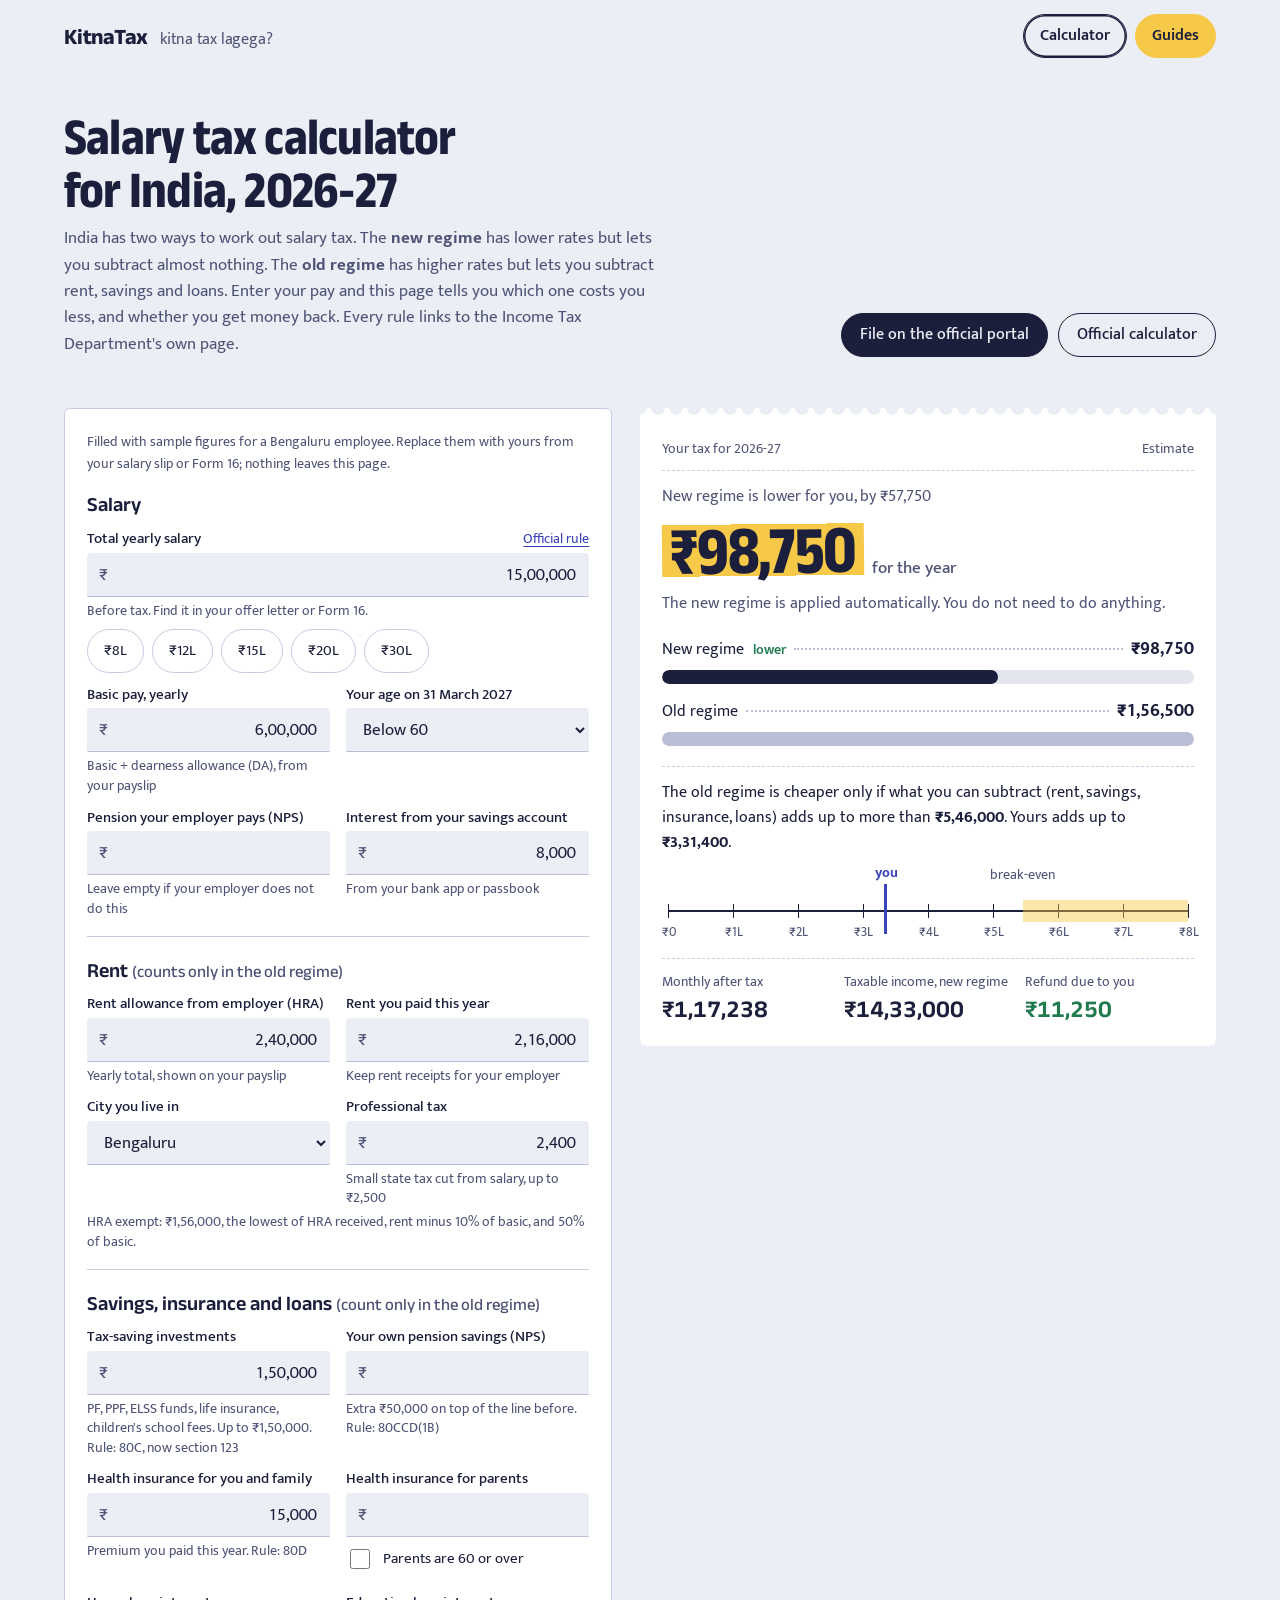
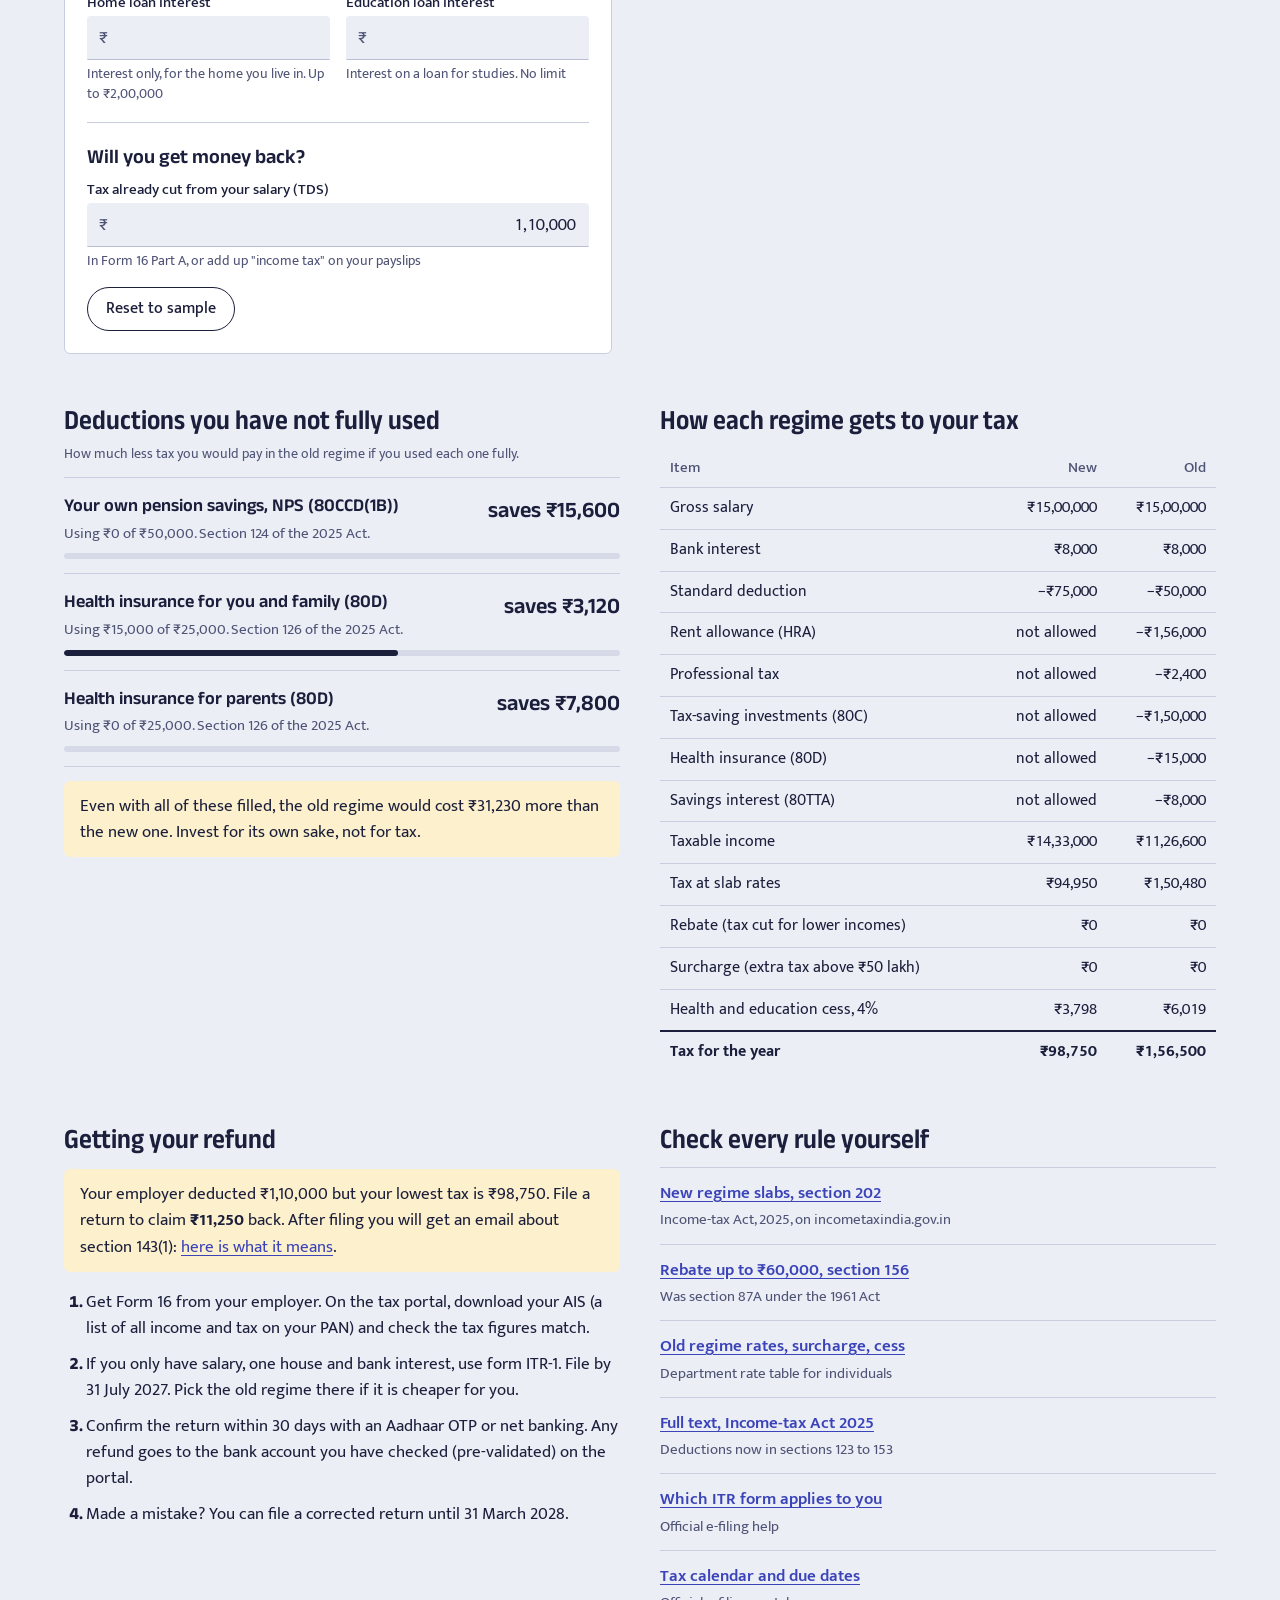
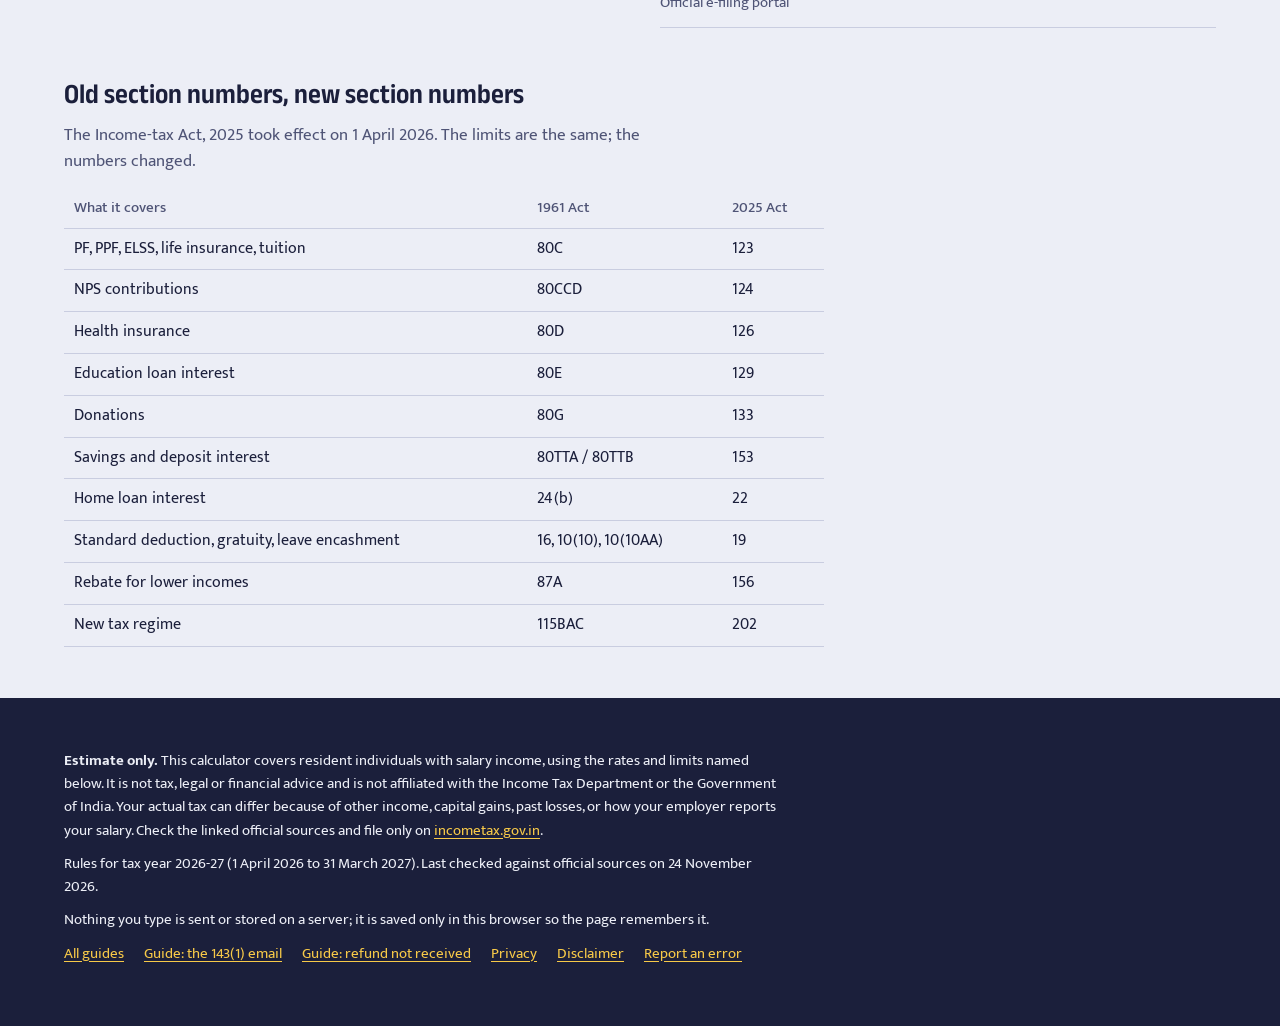
<file: index.html>
<!DOCTYPE html>
<html lang="en-IN">
<head>
<meta charset="utf-8">
<meta name="viewport" content="width=device-width, initial-scale=1">
<title>KitnaTax: salary tax calculator 2026-27</title>
<meta name="description" content="Income tax calculator for salaried people in India, tax year 2026-27. Compare old and new regime, find deductions you are missing, check your refund. Every rule linked to the official source.">
<link rel="canonical" href="https://kitnatax.pages.dev/">
<link rel="icon" href="assets/favicon.svg" type="image/svg+xml">
<meta name="theme-color" content="#1b1f3b">
<meta property="og:type" content="website">
<meta property="og:site_name" content="KitnaTax">
<meta property="og:title" content="Salary tax calculator for India, 2026-27: old vs new regime">
<meta property="og:description" content="Which regime costs you less, which deductions you are missing, and whether you get a refund. Every rule linked to the official source.">
<meta property="og:url" content="https://kitnatax.pages.dev/">
<meta name="twitter:card" content="summary">
<meta name="google-site-verification" content="PX50-z2NFV4FYnvpoZvZUTOFIFZAPVyqTDfBxcymm_M">
<script type="application/ld+json">{"@context":"https://schema.org","@type":"WebApplication","name":"KitnaTax","url":"https://kitnatax.pages.dev/","applicationCategory":"FinanceApplication","operatingSystem":"Any","offers":{"@type":"Offer","price":"0","priceCurrency":"INR"},"description":"Income tax calculator for salaried people in India: old vs new regime, deductions, refund check."}</script>
<link rel="preload" href="assets/fonts/mukta-latin-400-normal.woff2" as="font" type="font/woff2" crossorigin>
<link rel="stylesheet" href="assets/fonts.css">
<style>
/* VOICE work: a money tool for Indian salaried people, exact and calm
   IDEA a salary slip: the live result is printed as a payslip with a perforated edge, dotted leaders and one highlighter stroke
   PICTURE the slip comparing both regimes, plus the break-even ruler showing where your deductions sit
   COLOUR lavender-grey ground (the ₹100 note), white slip, indigo ink, ₹200-note yellow as the single highlighter
   TYPE Anek Latin (Ek Type, Mumbai) for headings and figures, Mukta (Ek Type) for text
   LAYOUT laptop: inputs left, slip right and sticky; phone: title, slip, inputs */
:root{color-scheme:light dark;--bg:light-dark(#eceef6,#151729);--ink:light-dark(#1b1f3b,#e8e9f4);--panel:light-dark(#ffffff,#1f2238);--line:light-dark(#c9cde0,#373b5c);--mute:light-dark(#4f5476,#a9adc9);--hl:light-dark(#f7c948,#c99a12);--hlInk:#1b1f3b;--accInk:light-dark(#3a43b8,#a9b0ff);--quiet:light-dark(#b9bdd6,#4a4f75);--good:light-dark(#1f7a4d,#6fd3a0);--bad:light-dark(#b3261e,#ff8f86)}
:root[data-theme=light]{color-scheme:light}:root[data-theme=dark]{color-scheme:dark}
*{box-sizing:border-box;min-width:0}
html{scroll-padding-top:24px}
body{margin:0;background:var(--bg);color:var(--ink);font:17px/1.55 Mukta,"Anek Latin",system-ui,-apple-system,"Segoe UI",sans-serif;overflow-x:clip}
a{color:var(--accInk);text-underline-offset:3px}
.band{padding:clamp(24px,4vw,56px) max(5vw,16px)}
.wrap{max-width:1240px;margin:0 auto}
header.band{padding-bottom:0}
h1,h2,h3,.big,.figs b,.opp .amt,legend{font-family:"Anek Latin",Mukta,"Anek Latin",system-ui,sans-serif}
.brand{font-family:"Anek Latin",Mukta,sans-serif;font-weight:700;font-size:22px;margin:0 0 14px;letter-spacing:-.01em}
.brand span{font-family:Mukta,sans-serif;font-weight:400;font-size:16px;color:var(--mute);margin-left:8px}
h1{font-size:clamp(34px,4.6vw,52px);font-weight:700;font-stretch:88%;line-height:1.02;letter-spacing:-.015em;margin:0 0 10px;text-wrap:balance;max-width:16ch}
h2{font-size:28px;font-weight:600;font-stretch:90%;line-height:1.1;margin:0 0 12px;text-wrap:balance}
h3{font-size:18px;font-weight:600;margin:0 0 2px}
.lede{max-width:60ch;margin:0;color:var(--mute)}
.top{display:flex;flex-wrap:wrap;justify-content:space-between;align-items:end;gap:16px 32px}
.portal{display:flex;flex-wrap:wrap;gap:10px}
.btn{display:inline-flex;align-items:center;min-height:44px;padding:0 18px;border-radius:22px;border:1.5px solid var(--ink);color:var(--ink);text-decoration:none;font:500 16px Mukta,"Anek Latin",system-ui,sans-serif;background:transparent;cursor:pointer}
.btn.solid{background:var(--ink);color:var(--bg)}
.btn:hover{background:color-mix(in srgb,var(--ink) 8%,transparent)}
.btn.solid:hover{background:color-mix(in srgb,var(--ink) 85%,var(--bg))}
.btn:focus-visible,input:focus-visible,select:focus-visible,a:focus-visible,button:focus-visible{outline:3px solid var(--accInk);outline-offset:2px}
.tool{display:grid;grid-template-columns:minmax(0,1fr) minmax(0,1.05fr);gap:28px;align-items:start}
.panel{background:var(--panel);border-radius:6px;padding:22px}
form.panel{border:1px solid var(--line)}
fieldset{border:0;margin:0 0 18px;padding:0 0 18px;border-bottom:1px solid var(--line)}
fieldset:last-of-type{border-bottom:0;margin-bottom:0;padding-bottom:0}
legend{font-weight:600;font-size:20px;padding:0;margin-bottom:8px}
.grid2{display:grid;grid-template-columns:repeat(2,minmax(0,1fr));gap:12px 16px}
label{display:block;font-size:15px;font-weight:500;line-height:1.3}
.lab{display:flex;justify-content:space-between;gap:8px;align-items:baseline}
.lab a{font-size:14px;font-weight:400;white-space:nowrap}
.field{position:relative;margin-top:4px}
.field span{position:absolute;left:12px;top:50%;transform:translateY(-50%);color:var(--mute)}
input[type=text],select{width:100%;min-height:44px;font:17px Mukta,"Anek Latin",system-ui,sans-serif;color:var(--ink);background:var(--bg);border:1px solid transparent;border-bottom:1.5px solid var(--quiet);border-radius:4px 4px 0 0;padding:6px 12px;font-variant-numeric:tabular-nums}
input[type=text]:hover,select:hover{border-bottom-color:var(--ink)}
.field input{padding-left:28px;text-align:right}
.hint{font-size:14px;color:var(--mute);margin:4px 0 0;line-height:1.4}
.presets{display:flex;flex-wrap:wrap;gap:8px;margin-top:8px}
.presets button{min-height:44px;padding:0 16px;border-radius:22px;border:1px solid var(--line);background:transparent;color:var(--ink);font:15px Mukta,"Anek Latin",system-ui,sans-serif;cursor:pointer}
.presets button:hover{border-color:var(--ink)}
.check{display:flex;gap:10px;align-items:center;min-height:44px;font-size:15px;font-weight:400}
.check input{width:20px;height:20px;accent-color:var(--ink)}
.sample{font-size:14px;color:var(--mute);margin:0 0 14px}
.readout{position:sticky;top:16px;padding-top:30px;filter:drop-shadow(0 1px 0 var(--line)) drop-shadow(0 10px 24px color-mix(in srgb,var(--ink) 10%,transparent));-webkit-mask:radial-gradient(circle 7px at 9px 0,transparent 6.5px,#000 7px) -9px 0/18px 100% repeat-x;mask:radial-gradient(circle 7px at 9px 0,transparent 6.5px,#000 7px) -9px 0/18px 100% repeat-x}
.slipHead{display:flex;justify-content:space-between;gap:12px;font-size:14px;color:var(--mute);border-bottom:1.5px dashed var(--line);padding-bottom:10px;margin-bottom:14px}
.verdict{font-size:16px;color:var(--mute);margin:0}
.big{font-size:clamp(40px,6vw,68px);font-weight:700;font-stretch:85%;line-height:1;letter-spacing:-.02em;margin:6px 0 8px;white-space:nowrap}
.big .mark{background:linear-gradient(transparent 12%,var(--hl) 12%,var(--hl) 88%,transparent 88%);color:var(--hlInk);padding:0 .12em;border-radius:3px;-webkit-box-decoration-break:clone;box-decoration-break:clone;transform:rotate(-.6deg);display:inline-block}
.big small{font:500 17px Mukta,"Anek Latin",system-ui,sans-serif;letter-spacing:0;color:var(--mute);margin-left:8px}
.bars{margin:20px 0 6px;display:grid;gap:14px}
.bar .row{display:flex;align-items:baseline;gap:8px;font-size:16px;margin-bottom:6px}
.bar .row span{white-space:nowrap}
.bar .row::after{content:"";order:1;flex:1;border-bottom:2px dotted var(--quiet);transform:translateY(-4px)}
.bar b{order:2;white-space:nowrap;font-variant-numeric:tabular-nums;font-size:18px}
.track{height:14px;background:color-mix(in srgb,var(--line) 50%,transparent);border-radius:7px;overflow:hidden}
.fill{height:100%;background:var(--quiet);border-radius:7px;transition:width .4s cubic-bezier(.2,.7,.2,1)}
.bar.win .fill{background:var(--ink)}
.bar.win .row span::after{content:" lower";font-size:14px;color:var(--good);font-weight:600;margin-left:6px}
.figs{display:grid;grid-template-columns:repeat(auto-fit,minmax(9em,1fr));gap:12px;margin-top:18px;padding-top:14px;border-top:1.5px dashed var(--line)}
.figs div{font-size:14px;color:var(--mute);line-height:1.3}
.figs b{display:block;font-size:24px;font-weight:600;color:var(--ink);white-space:nowrap;font-variant-numeric:tabular-nums;margin-top:2px}
.figs b.pos{color:var(--good)}
.figs b.neg{color:var(--bad)}
.scale{margin-top:20px;padding-top:14px;border-top:1.5px dashed var(--line)}
.scale p{margin:0 0 34px;font-size:16px}
.ruler{position:relative;height:44px;margin:0 6px 24px}
.ruler .base{position:absolute;left:0;right:0;top:20px;height:2px;background:var(--ink)}
.ruler .tick{position:absolute;top:14px;width:1px;height:14px;background:var(--ink)}
.ruler .tick i{position:absolute;top:18px;left:50%;transform:translateX(-50%);font-style:normal;font-size:13px;color:var(--mute);white-space:nowrap}
.ruler .zone{position:absolute;top:10px;height:22px;background:color-mix(in srgb,var(--hl) 45%,transparent)}
.ruler .you{position:absolute;top:-6px;width:0;height:50px;border-left:3px solid var(--accInk);transition:left .4s cubic-bezier(.2,.7,.2,1)}
.ruler .you i{position:absolute;top:-22px;left:0;transform:translateX(-50%);font-style:normal;font-size:14px;font-weight:700;color:var(--accInk);white-space:nowrap}
.ruler .be{position:absolute;top:-26px;font-size:14px;color:var(--mute);white-space:nowrap;transform:translateX(-50%)}
table{width:100%;border-collapse:collapse;font-size:16px}
th,td{padding:8px 10px;border-bottom:1px solid var(--line);text-align:left;vertical-align:top}
th{font-weight:500;color:var(--mute);font-size:15px}
td.n,th.n{text-align:right;white-space:nowrap;font-variant-numeric:tabular-nums}
tr.tot td{font-weight:700;border-top:2px solid var(--ink);border-bottom:0}
.scroll{overflow-x:auto}
.cols{display:grid;grid-template-columns:repeat(2,minmax(0,1fr));gap:40px}
.opps{display:grid;border-top:1px solid var(--line)}
.opp{display:grid;grid-template-columns:minmax(0,1fr) auto;gap:4px 16px;padding:14px 0;border-bottom:1px solid var(--line)}
.opp .amt{font-weight:600;font-size:22px;white-space:nowrap;text-align:right}
.opp p{margin:0;font-size:15px;color:var(--mute)}
.meter{grid-column:1/-1;height:6px;background:color-mix(in srgb,var(--line) 60%,transparent);border-radius:3px;overflow:hidden;margin-top:4px}
.meter i{display:block;height:100%;background:var(--ink);border-radius:3px}
.note{padding:12px 16px;background:color-mix(in srgb,var(--hl) 28%,var(--panel));border-radius:6px;margin:14px 0 16px}
.links{display:grid;padding:0;margin:0;list-style:none;border-top:1px solid var(--line)}
.links li{padding:12px 0;border-bottom:1px solid var(--line)}
.links a{font-weight:600}
.links p{margin:2px 0 0;font-size:15px;color:var(--mute)}
ol.steps{padding-left:22px;margin:0}
ol.steps li{margin-bottom:8px}
ol.steps li::marker{font-family:"Anek Latin",sans-serif;font-weight:700}
.dark{background:#1b1f3b;color:#eceef6}
.dark a{color:#f7c948}
.dark p{max-width:80ch;font-size:15px;margin:0 0 10px}
footer{font-size:15px}
.foot{display:flex;flex-wrap:wrap;gap:8px 20px}
.stale{background:var(--hl);color:var(--hlInk);padding:12px max(5vw,16px);font-size:16px;font-weight:500}
.stale a{color:var(--hlInk)}
.dark .foot a{color:#f7c948}
@media(max-width:900px){.tool{grid-template-columns:minmax(0,1fr)}.readout{position:static;order:-1}.cols{grid-template-columns:minmax(0,1fr);gap:32px}}
@media(max-width:600px){.grid2{grid-template-columns:minmax(0,1fr)}.panel{padding:16px}.readout{padding-top:26px}table{font-size:14px}th,td{padding:6px 4px}.ruler .tick:nth-of-type(even) i{display:none}}
@media(prefers-reduced-motion:reduce){.fill,.ruler .you{transition:none}}

.topbar{display:flex;flex-wrap:wrap;align-items:center;justify-content:space-between;gap:8px 16px;max-width:calc(1240px + 2*max(5vw,16px));margin:0 auto;padding:14px max(5vw,16px) 0}.topbar .tb-home{font-family:"Anek Latin",Mukta,sans-serif;font-weight:700;font-size:22px;letter-spacing:-.01em;color:var(--ink);text-decoration:none}.topbar .tb-home span{font-family:Mukta,sans-serif;font-weight:400;font-size:16px;color:var(--mute);margin-left:8px}.topbar .tb-links{display:flex;gap:8px}.topbar .tb-links a{display:inline-flex;align-items:center;min-height:44px;padding:0 16px;border-radius:22px;font-weight:600;font-size:16px;text-decoration:none;color:var(--ink);border:1.5px solid currentColor}.topbar .tb-links a.tb-guides{background:var(--hl);color:#1b1f3b;border-color:var(--hl)}.topbar .tb-links a[aria-current=page]{box-shadow:inset 0 0 0 1.5px #1b1f3b}.topbar a:focus-visible{outline:3px solid var(--accInk);outline-offset:2px}
</style>
</head>
<body>
<nav class="topbar" aria-label="Site"><a class="tb-home" href="index.html">KitnaTax <span>kitna tax lagega?</span></a><span class="tb-links"><a aria-current="page" href="index.html">Calculator</a><a class="tb-guides" href="guides/index.html">Guides</a></span></nav>
<header class="band"><div class="wrap top">
  <div>
    <h1>Salary tax calculator for India, 2026-27</h1>
    <p class="lede">India has two ways to work out salary tax. The <b>new regime</b> has lower rates but lets you subtract almost nothing. The <b>old regime</b> has higher rates but lets you subtract rent, savings and loans. Enter your pay and this page tells you which one costs you less, and whether you get money back. Every rule links to the Income Tax Department's own page.</p>
  </div>
  <div class="portal">
    <a class="btn solid" href="https://eportal.incometax.gov.in/iec/foservices/#/login" rel="noopener">File on the official portal</a>
    <a class="btn" href="https://eportal.incometax.gov.in/iec/foservices/#/TaxCalc/calculator" rel="noopener">Official calculator</a>
  </div>
</div></header>

<main>
<section class="band"><div class="wrap tool">
  <form class="panel" id="f" autocomplete="off">
    <p class="sample">Filled with sample figures for a Bengaluru employee. Replace them with yours from your salary slip or Form 16; nothing leaves this page.</p>
    <fieldset>
      <legend>Salary</legend>
      <div class="lab"><label for="gross">Total yearly salary</label><a href="https://www.incometaxindia.gov.in/w/section-19-206" rel="noopener">Official rule</a></div>
      <div class="field"><span>₹</span><input type="text" inputmode="numeric" maxlength="16" id="gross"></div>
      <p class="hint">Before tax. Find it in your offer letter or Form 16.</p>
      <div class="presets" id="presets"></div>
      <div class="grid2" style="margin-top:12px">
        <div><label for="basic">Basic pay, yearly</label><div class="field"><span>₹</span><input type="text" inputmode="numeric" maxlength="16" id="basic"></div><p class="hint">Basic + dearness allowance (DA), from your payslip</p></div>
        <div><label for="age">Your age on 31 March 2027</label><select id="age" style="margin-top:4px"><option value="below60">Below 60</option><option value="60to79">60 to 79</option><option value="80plus">80 or over</option></select></div>
        <div><label for="employerNps">Pension your employer pays (NPS)</label><div class="field"><span>₹</span><input type="text" inputmode="numeric" maxlength="16" id="employerNps"></div><p class="hint">Leave empty if your employer does not do this</p></div>
        <div><label for="interest">Interest from your savings account</label><div class="field"><span>₹</span><input type="text" inputmode="numeric" maxlength="16" id="interest"></div><p class="hint">From your bank app or passbook</p></div>
      </div>
    </fieldset>
    <fieldset>
      <legend>Rent <small style="font-weight:400;color:var(--mute)">(counts only in the old regime)</small></legend>
      <div class="grid2">
        <div><label for="hraReceived">Rent allowance from employer (HRA)</label><div class="field"><span>₹</span><input type="text" inputmode="numeric" maxlength="16" id="hraReceived"></div><p class="hint">Yearly total, shown on your payslip</p></div>
        <div><label for="rentPaid">Rent you paid this year</label><div class="field"><span>₹</span><input type="text" inputmode="numeric" maxlength="16" id="rentPaid"></div><p class="hint">Keep rent receipts for your employer</p></div>
        <div><label for="city">City you live in</label><select id="city" style="margin-top:4px"></select></div>
        <div><label for="profTax">Professional tax</label><div class="field"><span>₹</span><input type="text" inputmode="numeric" maxlength="16" id="profTax"></div><p class="hint">Small state tax cut from salary, up to ₹2,500</p></div>
      </div>
      <p class="hint" id="hraNote"></p>
    </fieldset>
    <fieldset>
      <legend>Savings, insurance and loans <small style="font-weight:400;color:var(--mute)">(count only in the old regime)</small></legend>
      <div class="grid2">
        <div><div class="lab"><label for="c80">Tax-saving investments</label></div><div class="field"><span>₹</span><input type="text" inputmode="numeric" maxlength="16" id="c80"></div><p class="hint">PF, PPF, ELSS funds, life insurance, children's school fees. Up to ₹1,50,000. Rule: 80C, now section 123</p></div>
        <div><label for="ownNps">Your own pension savings (NPS)</label><div class="field"><span>₹</span><input type="text" inputmode="numeric" maxlength="16" id="ownNps"></div><p class="hint">Extra ₹50,000 on top of the line before. Rule: 80CCD(1B)</p></div>
        <div><label for="healthSelf">Health insurance for you and family</label><div class="field"><span>₹</span><input type="text" inputmode="numeric" maxlength="16" id="healthSelf"></div><p class="hint">Premium you paid this year. Rule: 80D</p></div>
        <div><label for="healthParents">Health insurance for parents</label><div class="field"><span>₹</span><input type="text" inputmode="numeric" maxlength="16" id="healthParents"></div>
          <label class="check"><input type="checkbox" id="parentsSenior"> Parents are 60 or over</label></div>
        <div><label for="homeLoan">Home loan interest</label><div class="field"><span>₹</span><input type="text" inputmode="numeric" maxlength="16" id="homeLoan"></div><p class="hint">Interest only, for the home you live in. Up to ₹2,00,000</p></div>
        <div><label for="eduLoan">Education loan interest</label><div class="field"><span>₹</span><input type="text" inputmode="numeric" maxlength="16" id="eduLoan"></div><p class="hint">Interest on a loan for studies. No limit</p></div>
      </div>
    </fieldset>
    <fieldset>
      <legend>Will you get money back?</legend>
      <div class="lab"><label for="tds">Tax already cut from your salary (TDS)</label></div>
      <div class="field"><span>₹</span><input type="text" inputmode="numeric" maxlength="16" id="tds"></div><p class="hint">In Form 16 Part A, or add up "income tax" on your payslips</p>
    </fieldset>
    <div style="margin-top:16px"><button type="button" class="btn" id="reset">Reset to sample</button></div>
  </form>

  <div class="panel readout" role="region" aria-label="Your tax result" aria-live="polite">
    <div class="slipHead"><span>Your tax for 2026-27</span><span>Estimate</span></div>
    <p class="verdict" id="vLine"></p>
    <div class="big" id="vBig"></div>
    <p class="verdict" id="vSub"></p>
    <div class="bars" id="bars"></div>
    <div class="scale">
      <p id="beLine"></p>
      <div class="ruler" id="ruler"></div>
    </div>
    <div class="figs" id="figs"></div>
  </div>
</div></section>

<section class="band" style="padding-top:0"><div class="wrap cols">
  <div>
    <h2 id="oppTitle">Deductions you have not fully used</h2>
    <p class="hint" style="margin:-4px 0 14px">How much less tax you would pay in the old regime if you used each one fully.</p>
    <div class="opps" id="opps"></div>
  </div>
  <div>
    <h2>How each regime gets to your tax</h2>
    <div class="scroll"><table id="brk"></table></div>
  </div>
</div></section>

<section class="band" style="padding-top:0"><div class="wrap cols">
  <div>
    <h2>Getting your refund</h2>
    <div id="refundNote"></div>
    <ol class="steps">
      <li>Get Form 16 from your employer. On the tax portal, download your AIS (a list of all income and tax on your PAN) and check the tax figures match.</li>
      <li>If you only have salary, one house and bank interest, use form ITR-1. File by 31 July 2027. Pick the old regime there if it is cheaper for you.</li>
      <li>Confirm the return within 30 days with an Aadhaar OTP or net banking. Any refund goes to the bank account you have checked (pre-validated) on the portal.</li>
      <li>Made a mistake? You can file a corrected return until 31 March 2028.</li>
    </ol>
  </div>
  <div>
    <h2>Check every rule yourself</h2>
    <ul class="links">
      <li><a href="https://www.incometaxindia.gov.in/w/section-202-78" rel="noopener">New regime slabs, section 202</a><p>Income-tax Act, 2025, on incometaxindia.gov.in</p></li>
      <li><a href="https://www.incometaxindia.gov.in/w/section-156-88" rel="noopener">Rebate up to ₹60,000, section 156</a><p>Was section 87A under the 1961 Act</p></li>
      <li><a href="https://www.incometaxindia.gov.in/w/%E2%80%8Btax-rates-1" rel="noopener">Old regime rates, surcharge, cess</a><p>Department rate table for individuals</p></li>
      <li><a href="https://www.incometaxindia.gov.in/income-tax-act-2025" rel="noopener">Full text, Income-tax Act 2025</a><p>Deductions now in sections 123 to 153</p></li>
      <li><a href="https://www.incometax.gov.in/iec/foportal/help/individual/return-applicable-1#returnsandforms" rel="noopener">Which ITR form applies to you</a><p>Official e-filing help</p></li>
      <li><a href="https://eportal.incometax.gov.in/iec/foservices/#/TaxCalc/calender" rel="noopener">Tax calendar and due dates</a><p>Official e-filing portal</p></li>
    </ul>
  </div>
</div></section>

<section class="band" style="padding-top:0"><div class="wrap">
  <h2>Old section numbers, new section numbers</h2>
  <p class="lede" style="margin-bottom:14px">The Income-tax Act, 2025 took effect on 1 April 2026. The limits are the same; the numbers changed.</p>
  <div class="scroll"><table style="max-width:760px">
    <thead><tr><th>What it covers</th><th>1961 Act</th><th>2025 Act</th></tr></thead>
    <tbody>
      <tr><td>PF, PPF, ELSS, life insurance, tuition</td><td>80C</td><td>123</td></tr>
      <tr><td>NPS contributions</td><td>80CCD</td><td>124</td></tr>
      <tr><td>Health insurance</td><td>80D</td><td>126</td></tr>
      <tr><td>Education loan interest</td><td>80E</td><td>129</td></tr>
      <tr><td>Donations</td><td>80G</td><td>133</td></tr>
      <tr><td>Savings and deposit interest</td><td>80TTA / 80TTB</td><td>153</td></tr>
      <tr><td>Home loan interest</td><td>24(b)</td><td>22</td></tr>
      <tr><td>Standard deduction, gratuity, leave encashment</td><td>16, 10(10), 10(10AA)</td><td>19</td></tr>
      <tr><td>Rebate for lower incomes</td><td>87A</td><td>156</td></tr>
      <tr><td>New tax regime</td><td>115BAC</td><td>202</td></tr>
    </tbody>
  </table></div>
</div></section>
</main>

<footer class="band dark"><div class="wrap">
  <p><b>Estimate only.</b> This calculator covers resident individuals with salary income, using the rates and limits named below. It is not tax, legal or financial advice and is not affiliated with the Income Tax Department or the Government of India. Your actual tax can differ because of other income, capital gains, past losses, or how your employer reports your salary. Check the linked official sources and file only on <a href="https://www.incometax.gov.in/iec/foportal/" rel="noopener">incometax.gov.in</a>.</p>
  <p id="fresh">Loading tax rules.</p>
  <p>Nothing you type is sent or stored on a server; it is saved only in this browser so the page remembers it.</p>
  <p class="foot"><a href="guides/index.html">All guides</a> <a href="guides/intimation-143-1.html">Guide: the 143(1) email</a> <a href="guides/refund-not-received.html">Guide: refund not received</a> <a href="privacy.html">Privacy</a> <a href="disclaimer.html">Disclaimer</a> <a href="#" data-report>Report an error</a></p>
</div></footer>

<script src="assets/site.js"></script>
<script src="engine.js"></script>
<script>
{
  const E = window.TaxEngine;
  window.SITE_RULES.then(json => boot(E.addRules(json))).catch(() => { document.getElementById('vLine').textContent = 'Tax rules could not be loaded. Reload the page to try again.'; });
  function boot(R) {
  const money = ['gross','basic','employerNps','interest','hraReceived','rentPaid','profTax','c80','ownNps','healthSelf','healthParents','homeLoan','eduLoan','tds'];
  const SAMPLE = {gross:1500000,basic:600000,employerNps:0,interest:8000,hraReceived:240000,rentPaid:216000,profTax:2400,c80:150000,ownNps:0,healthSelf:15000,healthParents:0,homeLoan:0,eduLoan:0,tds:110000,age:'below60',city:'Bengaluru',parentsSenior:false};
  const $ = id => document.getElementById(id);
  const inr = v => (v < -0.5 ? '−₹' + Math.round(-v).toLocaleString('en-IN') : '₹' + (Math.round(v) || 0).toLocaleString('en-IN'));
  const lakh = v => v >= 100000 ? '₹' + (+(v / 100000).toFixed(2)).toLocaleString('en-IN') + 'L' : inr(v);
  const parse = s => Number(String(s).replace(/[^0-9.]/g, '')) || 0;

  $('city').innerHTML = R.metros.map(c => `<option>${String(c).replace(/[&<>"']/g, '')}</option>`).join('') + '<option value="other">Any other city</option>';
  $('presets').innerHTML = [800000, 1200000, 1500000, 2000000, 3000000].map(v => `<button type="button" data-v="${v}">${lakh(v)}</button>`).join('');

  function load(d) {
    money.forEach(k => { $(k).value = d[k] ? Math.round(d[k]).toLocaleString('en-IN') : ''; });
    $('age').value = d.age; $('city').value = d.city; $('parentsSenior').checked = !!d.parentsSenior;
  }
  function read() {
    const d = {};
    money.forEach(k => { d[k] = parse($(k).value); });
    d.age = $('age').value; d.city = $('city').value; d.parentsSenior = $('parentsSenior').checked;
    d.metro = d.city !== 'other';
    return d;
  }

  function render() {
    const d = read();
    try { localStorage.setItem('stx-' + R.year, JSON.stringify(d)); } catch (e) {}
    const r = E.calculate(d, R.year);
    const nw = r.newRegime.total, od = r.oldRegime.total, best = r.best;
    const bestName = best === 'new' ? 'New regime' : 'Old regime';
    $('vLine').textContent = r.saving === 0 ? 'Both regimes give the same tax' : `${bestName} is lower for you, by ${inr(r.saving)}`;
    $('vBig').innerHTML = `<span class="mark">${inr(Math.min(nw, od))}</span><small>for the year</small>`;
    $('vSub').textContent = best === 'new'
      ? 'The new regime is applied automatically. You do not need to do anything.'
      : 'Tell your employer you want the old regime, and pick it again when you file your tax return.';
    if (r.oldRebateCliff && best === 'old') $('vSub').textContent += ` Your old-regime taxable income is just over ₹5,00,000, where the old regime's rebate stops with no relief. Another ${inr(r.oldRegime.taxable - 500000)} of deductions would cut that tax to nil.`;
    const max = Math.max(nw, od, 1);
    $('bars').innerHTML = [['New regime', nw, best === 'new'], ['Old regime', od, best === 'old']].map(([n, v, w]) =>
      `<div class="bar${w && r.saving ? ' win' : ''}"><div class="row"><span>${n}</span><b>${inr(v)}</b></div><div class="track"><div class="fill" style="width:${Math.max(0.5, v / max * 100)}%"></div></div></div>`).join('');

    // Break-even scale
    const yours = r.oldRegime.lines.filter(l => l[1] < 0 && l[0] !== 'Standard deduction').reduce((s, l) => s - l[1], 0);
    const be = r.breakEven;
    const top = Math.max(300000, (be || 0) * 1.35, yours * 1.2);
    const step = top > 1500000 ? 500000 : top > 800000 ? 200000 : 100000;
    const scaleMax = Math.ceil(top / step) * step;
    const pct = v => Math.min(100, v / scaleMax * 100);
    let ticks = '';
    for (let v = 0; v <= scaleMax; v += step) ticks += `<span class="tick" style="left:${pct(v)}%"><i>${v ? lakh(v) : '₹0'}</i></span>`;
    $('beLine').innerHTML = be === 0
      ? 'The old regime is already as cheap as the new one, even with nothing subtracted.'
      : be === null ? 'At this income the new regime is cheaper whatever you subtract.'
      : `The old regime is cheaper only if what you can subtract (rent, savings, insurance, loans) adds up to more than <b>${inr(be)}</b>. Yours adds up to <b>${inr(yours)}</b>.`;
    $('ruler').innerHTML = `<span class="base"></span>${ticks}` +
      (be ? `<span class="zone" style="left:${pct(be)}%;right:0"></span><span class="be" style="left:${pct(be)}%">break-even</span>` : '') +
      `<span class="you" style="left:${pct(yours)}%"><i>you</i></span>`;

    const ref = r.refund;
    $('figs').innerHTML = `<div>Monthly after tax<b>${inr(r.monthlyTakeHome)}</b></div>` +
      `<div>Taxable income, ${best} regime<b>${inr(r[best + 'Regime'].taxable)}</b></div>` +
      (ref === null ? '<div>Refund or balance<b>Enter TDS</b></div>'
        : `<div>${ref >= 0 ? 'Refund due to you' : 'Still to pay'}<b class="${ref >= 0 ? 'pos' : 'neg'}">${inr(Math.abs(ref))}</b></div>`);

    // Opportunities
    const opps = r.opportunities.filter(o => o.gap > 0);
    const oldWinsAnyway = opps.reduce((s, o) => s + o.saves, 0);
    $('opps').innerHTML = (opps.length ? opps.map(o => `<div class="opp"><div><h3>${o.name}</h3><p>Using ${inr(o.used)} of ${inr(o.limit)}. Section ${o.newSec} of the 2025 Act.</p></div><div class="amt">${o.saves ? 'saves ' + inr(o.saves) : 'saves ₹0'}</div><div class="meter"><i style="width:${o.used / o.limit * 100}%"></i></div></div>`).join('')
      : '<p class="note">You are using every capped deduction this calculator covers.</p>') +
      (best === 'new' && od - oldWinsAnyway > nw && opps.length ? `<p class="note">Even with all of these filled, the old regime would cost ${inr(od - oldWinsAnyway - nw)} more than the new one. Invest for its own sake, not for tax.</p>` : '');

    // Breakdown
    const labels = [...new Set([...r.oldRegime.lines, ...r.newRegime.lines].map(l => l[0]))];
    const get = (reg, k) => { const l = reg.lines.find(x => x[0] === k); return l ? l[1] : null; };
    const cell = v => v === null ? '<td class="n">not allowed</td>' : `<td class="n">${v < 0 ? '−' : ''}${inr(Math.abs(v))}</td>`;
    const rows = labels.filter(k => get(r.oldRegime, k) || get(r.newRegime, k)).map(k => `<tr><td>${k}</td>${cell(get(r.newRegime, k))}${cell(get(r.oldRegime, k))}</tr>`).join('');
    const tr = (k, f) => `<tr><td>${k}</td><td class="n">${inr(f(r.newRegime))}</td><td class="n">${inr(f(r.oldRegime))}</td></tr>`;
    $('brk').innerHTML = `<thead><tr><th>Item</th><th class="n">New</th><th class="n">Old</th></tr></thead><tbody>${rows}` +
      tr('Taxable income', x => x.taxable) + tr('Tax at slab rates', x => x.slab) + tr('Rebate (tax cut for lower incomes)', x => -x.rebate) +
      tr('Surcharge (extra tax above ₹50 lakh)', x => x.surcharge) + tr('Health and education cess, 4%', x => x.cess) +
      `<tr class="tot"><td>Tax for the year</td><td class="n">${inr(nw)}</td><td class="n">${inr(od)}</td></tr></tbody>`;

    const hra = r.oldRegime.deductions.hra;
    $('hraNote').textContent = d.hraReceived && d.rentPaid
      ? `HRA exempt: ${inr(hra)}, the lowest of HRA received, rent minus 10% of basic, and ${d.metro ? '50' : '40'}% of basic.`
      : 'Enter HRA and rent to see your exemption. Bengaluru, Hyderabad, Pune and Ahmedabad count at 50% from April 2026.';
    $('refundNote').innerHTML = ref === null ? '<p class="note">Enter the TDS from Form 16 above to see whether you get money back.</p>'
      : ref >= 0 ? `<p class="note">Your employer deducted ${inr(d.tds)} but your lowest tax is ${inr(Math.min(nw, od))}. File a return to claim <b>${inr(ref)}</b> back. After filing you will get an email about section 143(1): <a href="guides/intimation-143-1.html">here is what it means</a>.</p>`
      : `<p class="note">TDS falls short by <b>${inr(-ref)}</b>. Pay it as self-assessment tax before filing, through <a href="https://eportal.incometax.gov.in/iec/foservices/#/tin/pre-login/e-pay-tax-prelogin/user-details" rel="noopener">e-Pay Tax</a>. If a demand arrives after filing, <a href="guides/intimation-143-1.html">this guide explains what to do</a>.</p>`;
  }

  let saved = null;
  try { saved = JSON.parse(localStorage.getItem('stx-' + R.year)); } catch (e) {}
  load(Object.assign({}, SAMPLE, saved || {}));
  render();

  $('f').addEventListener('input', render);
  $('f').addEventListener('change', render);
  $('f').addEventListener('submit', e => e.preventDefault());
  $('f').addEventListener('focusout', e => { if (money.includes(e.target.id)) { const v = parse(e.target.value); e.target.value = v ? v.toLocaleString('en-IN') : ''; } });
  $('presets').addEventListener('click', e => { const v = e.target.dataset.v; if (!v) return; $('gross').value = (+v).toLocaleString('en-IN'); $('basic').value = (v * 0.4).toLocaleString('en-IN'); render(); });
  $('reset').addEventListener('click', () => { load(SAMPLE); render(); });
  }
}
</script>
</body>
</html>
</file>
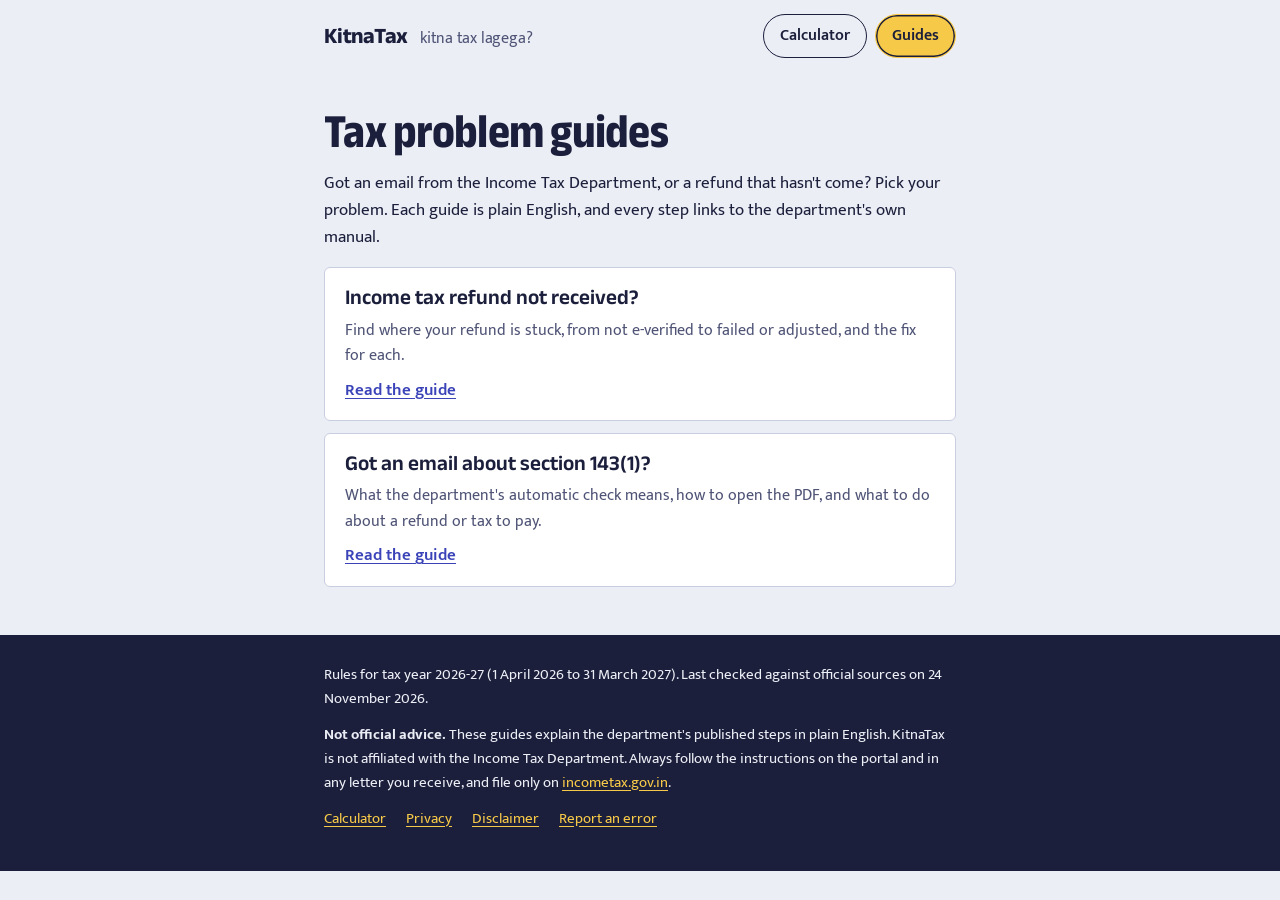
<file: guides/index.html>
<!DOCTYPE html>
<html lang="en-IN">
<head>
<meta charset="utf-8">
<meta name="viewport" content="width=device-width, initial-scale=1">
<title>Tax problem guides: KitnaTax</title>
<meta name="description" content="Plain-English, step-by-step guides to Indian income tax emails and problems: 143(1) intimation, refund not received and more. Every step links to the Income Tax Department's own manuals.">
<link rel="canonical" href="https://kitnatax.pages.dev/guides/">
<link rel="icon" href="../assets/favicon.svg" type="image/svg+xml">
<meta name="theme-color" content="#1b1f3b">
<meta property="og:type" content="website">
<meta property="og:site_name" content="KitnaTax">
<meta property="og:title" content="Tax problem guides in plain English">
<meta property="og:description" content="Step-by-step fixes for income tax emails and refund problems, with official links.">
<meta property="og:url" content="https://kitnatax.pages.dev/guides/">
<meta name="twitter:card" content="summary">
<link rel="preload" href="../assets/fonts/mukta-latin-400-normal.woff2" as="font" type="font/woff2" crossorigin>
<link rel="stylesheet" href="../assets/fonts.css">
<style>
/* (guide index) VOICE everyday help for a worried person: calm, exact, short
   IDEA the letter itself: the guide reads like an annotated copy of the intimation, with a highlighter on what matters
   PICTURE a drawn intimation summary with its three outcomes marked, then the steps for the one you pick
   COLOUR same as the calculator: lavender-grey ground, white sheet, indigo ink, one yellow highlighter
   TYPE Anek Latin for headings and figures, Mukta for text
   LAYOUT one reading column up to 760px; the case picker and steps stay in that column on every width */
:root{color-scheme:light dark;--bg:light-dark(#eceef6,#151729);--ink:light-dark(#1b1f3b,#e8e9f4);--panel:light-dark(#ffffff,#1f2238);--line:light-dark(#c9cde0,#373b5c);--mute:light-dark(#4f5476,#a9adc9);--hl:light-dark(#f7c948,#c99a12);--hlInk:#1b1f3b;--accInk:light-dark(#3a43b8,#a9b0ff);--good:light-dark(#1f7a4d,#6fd3a0);--bad:light-dark(#b3261e,#ff8f86)}
:root[data-theme=light]{color-scheme:light}:root[data-theme=dark]{color-scheme:dark}
*{box-sizing:border-box;min-width:0}
body{margin:0;background:var(--bg);color:var(--ink);font:17px/1.6 Mukta,"Anek Latin",system-ui,-apple-system,"Segoe UI",sans-serif;overflow-x:clip}
a{color:var(--accInk);text-underline-offset:3px}
.col{max-width:760px;margin:0 auto;padding:clamp(24px,4vw,48px) max(5vw,16px)}
.crumb{font-size:15px;margin:0 0 18px}
h1,h2,h3,.amt{font-family:"Anek Latin",Mukta,"Anek Latin",system-ui,sans-serif}
h1{font-size:clamp(32px,4.6vw,48px);font-weight:700;font-stretch:88%;line-height:1.04;letter-spacing:-.015em;margin:0 0 14px;text-wrap:balance}
h2{font-size:26px;font-weight:600;font-stretch:90%;line-height:1.15;margin:40px 0 10px;text-wrap:balance}
h3{font-size:19px;font-weight:600;margin:0 0 4px}
p{margin:0 0 12px}
.answer{background:var(--panel);border-radius:6px;padding:18px 20px;border:1px solid var(--line)}
.answer p:last-child{margin:0}
mark{background:linear-gradient(transparent 14%,var(--hl) 14%,var(--hl) 88%,transparent 88%);color:var(--hlInk);padding:0 .1em}
.sheet{background:var(--panel);border-radius:6px;padding:18px 20px;margin:18px 0;border:1px solid var(--line);font-size:15px}
.sheet .head{display:flex;justify-content:space-between;gap:12px;color:var(--mute);border-bottom:1.5px dashed var(--line);padding-bottom:8px;margin-bottom:8px}
.sheet .row{display:flex;align-items:baseline;gap:8px;padding:5px 0}
.sheet .row::after{content:"";order:1;flex:1;border-bottom:2px dotted var(--line);transform:translateY(-4px)}
.sheet .row b{order:2;white-space:nowrap;font-variant-numeric:tabular-nums}
.sheet .row.key{font-weight:600}
.sheet .row.key b{background:var(--hl);color:var(--hlInk);padding:0 6px;border-radius:3px}
.sheet .cap{color:var(--mute);font-size:14px;margin:8px 0 0}
.pick{display:grid;grid-template-columns:repeat(3,minmax(0,1fr));gap:8px;margin:12px 0 16px}
.pick button{min-height:56px;border:1.5px solid var(--line);background:var(--panel);color:var(--ink);border-radius:8px;font:500 16px Mukta,"Anek Latin",system-ui,sans-serif;line-height:1.2;padding:6px 10px;cursor:pointer}
.pick button[aria-pressed=true]{border-color:var(--ink);box-shadow:inset 0 0 0 1.5px var(--ink);font-weight:700}
.pick button:focus-visible,a:focus-visible,input:focus-visible{outline:3px solid var(--accInk);outline-offset:2px}
ol.steps{padding-left:24px;margin:8px 0 0}
ol.steps li{margin-bottom:10px}
ol.steps li::marker{font-family:"Anek Latin",sans-serif;font-weight:700}
.path{font-weight:600;white-space:normal}
.src{font-size:14px}
.dl{background:var(--panel);border:1px solid var(--line);border-radius:6px;padding:16px 20px}
.dl label{display:block;font-weight:500;font-size:15px;margin-bottom:4px}
.dl input{min-height:44px;font:17px Mukta,"Anek Latin",system-ui,sans-serif;color:var(--ink);background:var(--bg);border:1px solid transparent;border-bottom:1.5px solid var(--line);border-radius:4px 4px 0 0;padding:6px 12px}
.dates{display:grid;grid-template-columns:repeat(auto-fit,minmax(13em,1fr));gap:12px;margin-top:14px}
.dates div{font-size:14px;color:var(--mute);line-height:1.35}
.dates b{display:block;font-family:"Anek Latin",sans-serif;font-size:22px;color:var(--ink);font-weight:600;margin-top:2px}
.dates b.late{color:var(--bad)}
.help{border-left:3px solid var(--hl);padding:4px 0 4px 16px}
ul.src{padding-left:20px}
footer{background:#1b1f3b;color:#eceef6;font-size:15px}
footer a{color:#f7c948}
footer .col{padding-block:28px}
.foot{display:flex;flex-wrap:wrap;gap:8px 20px}
.stale{background:var(--hl);color:var(--hlInk);padding:12px max(5vw,16px);font-size:16px;font-weight:500}
.stale a{color:var(--hlInk)}
.pick.five{grid-template-columns:repeat(auto-fit,minmax(9.5em,1fr))}
@media(max-width:600px){.pick{grid-template-columns:minmax(0,1fr)}.pick button{min-height:48px}}

.topbar{display:flex;flex-wrap:wrap;align-items:center;justify-content:space-between;gap:8px 16px;max-width:760px;margin:0 auto;padding:14px max(5vw,16px) 0}.topbar .tb-home{font-family:"Anek Latin",Mukta,sans-serif;font-weight:700;font-size:22px;letter-spacing:-.01em;color:var(--ink);text-decoration:none}.topbar .tb-home span{font-family:Mukta,sans-serif;font-weight:400;font-size:16px;color:var(--mute);margin-left:8px}.topbar .tb-links{display:flex;gap:8px}.topbar .tb-links a{display:inline-flex;align-items:center;min-height:44px;padding:0 16px;border-radius:22px;font-weight:600;font-size:16px;text-decoration:none;color:var(--ink);border:1.5px solid currentColor}.topbar .tb-links a.tb-guides{background:var(--hl);color:#1b1f3b;border-color:var(--hl)}.topbar .tb-links a[aria-current=page]{box-shadow:inset 0 0 0 1.5px #1b1f3b}.topbar a:focus-visible{outline:3px solid var(--accInk);outline-offset:2px}

.cards{list-style:none;padding:0;margin:16px 0 0;display:grid;gap:12px}
.card{background:var(--panel);border:1px solid var(--line);border-radius:6px;padding:16px 20px}
.card a.t{font-family:"Anek Latin",Mukta,sans-serif;font-size:21px;font-weight:600;line-height:1.2;text-decoration:none;color:var(--ink)}
.card a.t:hover{text-decoration:underline}
.card p{margin:4px 0 0;color:var(--mute);font-size:16px}
.card .go{display:inline-block;margin-top:8px;font-weight:600}
</style>
</head>
<body>
<nav class="topbar" aria-label="Site"><a class="tb-home" href="../index.html">KitnaTax <span>kitna tax lagega?</span></a><span class="tb-links"><a href="../index.html">Calculator</a><a class="tb-guides" aria-current="page" href="index.html">Guides</a></span></nav>
<main class="col">
  <h1>Tax problem guides</h1>
  <p>Got an email from the Income Tax Department, or a refund that hasn't come? Pick your problem. Each guide is plain English, and every step links to the department's own manual.</p>

  <ul class="cards">
    <li class="card"><a class="t" href="refund-not-received.html">Income tax refund not received?</a><p>Find where your refund is stuck, from not e-verified to failed or adjusted, and the fix for each.</p><a class="go" href="refund-not-received.html" aria-hidden="true" tabindex="-1">Read the guide</a></li>
    <li class="card"><a class="t" href="intimation-143-1.html">Got an email about section 143(1)?</a><p>What the department's automatic check means, how to open the PDF, and what to do about a refund or tax to pay.</p><a class="go" href="intimation-143-1.html" aria-hidden="true" tabindex="-1">Read the guide</a></li>
  </ul>

</main>
<footer><div class="col">
  <p id="fresh">Loading tax rules.</p>
  <p><b>Not official advice.</b> These guides explain the department's published steps in plain English. KitnaTax is not affiliated with the Income Tax Department. Always follow the instructions on the portal and in any letter you receive, and file only on <a href="https://www.incometax.gov.in/iec/foportal/" rel="noopener">incometax.gov.in</a>.</p>
  <p class="foot"><a href="../index.html">Calculator</a> <a href="../privacy.html">Privacy</a> <a href="../disclaimer.html">Disclaimer</a> <a href="#" data-report>Report an error</a></p>
</div></footer>
<script src="../assets/site.js"></script>
</body>
</html>
</file>
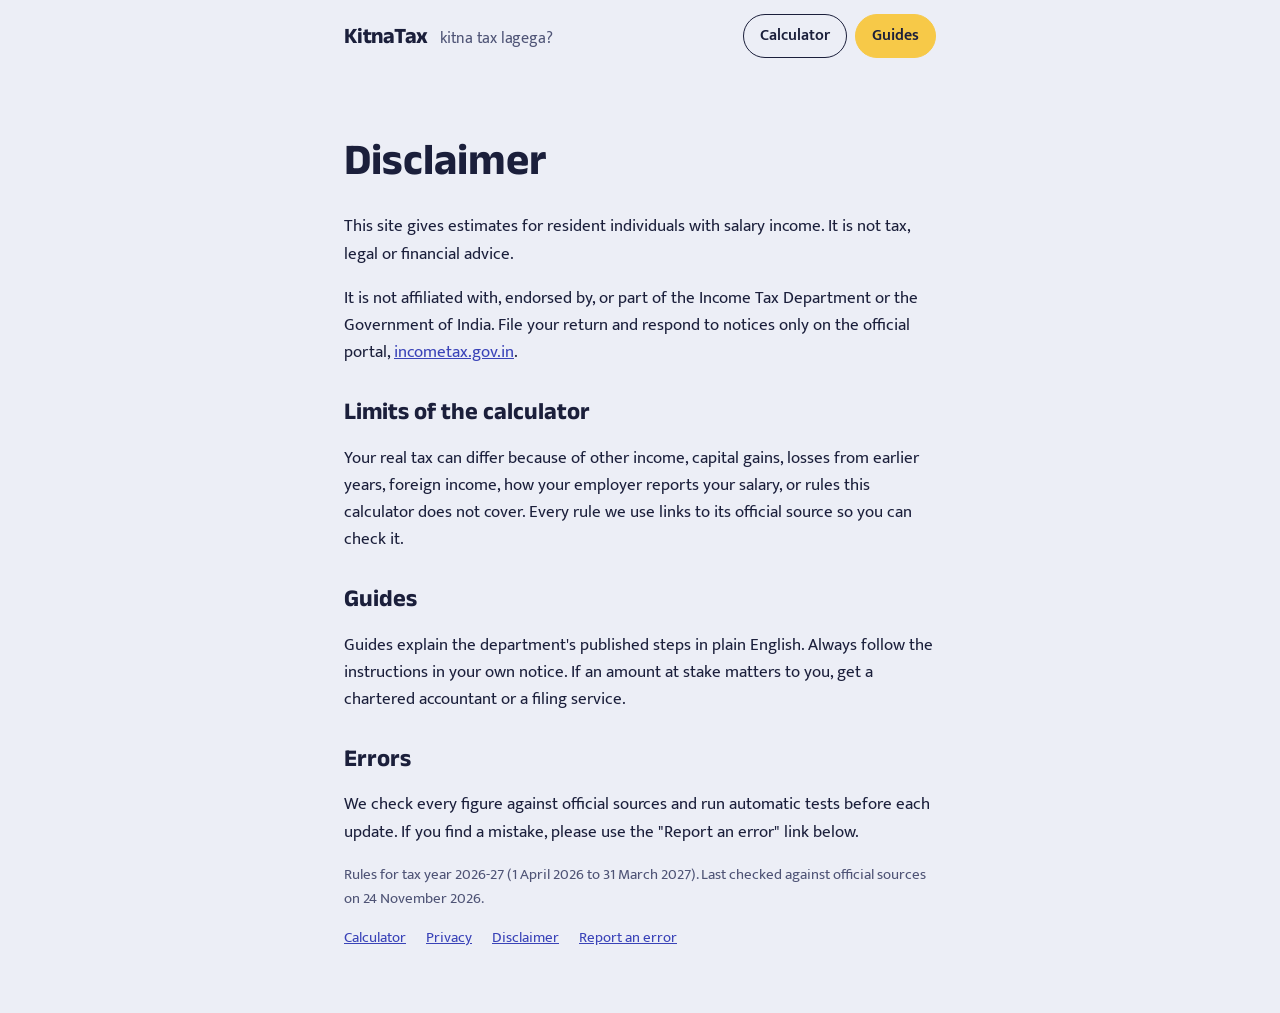
<file: disclaimer.html>
<!DOCTYPE html>
<html lang="en-IN">
<head>
<meta charset="utf-8">
<meta name="viewport" content="width=device-width, initial-scale=1">
<title>Disclaimer · KitnaTax</title>
<meta name="description" content="KitnaTax gives estimates, not tax advice, and is not affiliated with the Income Tax Department.">
<link rel="canonical" href="https://kitnatax.pages.dev/disclaimer">
<link rel="icon" href="assets/favicon.svg" type="image/svg+xml">
<link rel="preload" href="assets/fonts/mukta-latin-400-normal.woff2" as="font" type="font/woff2" crossorigin>
<link rel="stylesheet" href="assets/fonts.css">
<style>:root{color-scheme:light dark;--bg:light-dark(#eceef6,#151729);--ink:light-dark(#1b1f3b,#e8e9f4);--mute:light-dark(#4f5476,#a9adc9);--hl:light-dark(#f7c948,#c99a12);--accInk:light-dark(#3a43b8,#a9b0ff)}:root[data-theme=light]{color-scheme:light}:root[data-theme=dark]{color-scheme:dark}*{box-sizing:border-box;min-width:0}body{margin:0;background:var(--bg);color:var(--ink);font:17px/1.6 Mukta,"Anek Latin",system-ui,sans-serif}a{color:var(--accInk)}main{max-width:720px;margin:0 auto;padding:clamp(24px,4vw,48px) max(5vw,16px)}h1,h2{font-family:"Anek Latin",Mukta,sans-serif;line-height:1.1}h1{font-size:clamp(32px,4.4vw,44px)}h2{font-size:24px;margin-top:32px}.foot{display:flex;flex-wrap:wrap;gap:8px 20px;font-size:15px;color:var(--mute)}.stale{background:var(--hl);color:#1b1f3b;padding:12px max(5vw,16px)}.stale a{color:#1b1f3b}
.topbar{display:flex;flex-wrap:wrap;align-items:center;justify-content:space-between;gap:8px 16px;max-width:720px;margin:0 auto;padding:14px max(5vw,16px) 0}.topbar .tb-home{font-family:"Anek Latin",Mukta,sans-serif;font-weight:700;font-size:22px;letter-spacing:-.01em;color:var(--ink);text-decoration:none}.topbar .tb-home span{font-family:Mukta,sans-serif;font-weight:400;font-size:16px;color:var(--mute);margin-left:8px}.topbar .tb-links{display:flex;gap:8px}.topbar .tb-links a{display:inline-flex;align-items:center;min-height:44px;padding:0 16px;border-radius:22px;font-weight:600;font-size:16px;text-decoration:none;color:var(--ink);border:1.5px solid currentColor}.topbar .tb-links a.tb-guides{background:var(--hl);color:#1b1f3b;border-color:var(--hl)}.topbar .tb-links a[aria-current=page]{box-shadow:inset 0 0 0 1.5px #1b1f3b}.topbar a:focus-visible{outline:3px solid var(--accInk);outline-offset:2px}
</style>
</head>
<body>
<nav class="topbar" aria-label="Site"><a class="tb-home" href="index.html">KitnaTax <span>kitna tax lagega?</span></a><span class="tb-links"><a href="index.html">Calculator</a><a class="tb-guides" href="guides/index.html">Guides</a></span></nav>
<main>
<h1>Disclaimer</h1>
<p>This site gives estimates for resident individuals with salary income. It is not tax, legal or financial advice.</p>
<p>It is not affiliated with, endorsed by, or part of the Income Tax Department or the Government of India. File your return and respond to notices only on the official portal, <a href="https://www.incometax.gov.in/iec/foportal/" rel="noopener">incometax.gov.in</a>.</p>
<h2>Limits of the calculator</h2>
<p>Your real tax can differ because of other income, capital gains, losses from earlier years, foreign income, how your employer reports your salary, or rules this calculator does not cover. Every rule we use links to its official source so you can check it.</p>
<h2>Guides</h2>
<p>Guides explain the department's published steps in plain English. Always follow the instructions in your own notice. If an amount at stake matters to you, get a chartered accountant or a filing service.</p>
<h2>Errors</h2>
<p>We check every figure against official sources and run automatic tests before each update. If you find a mistake, please use the "Report an error" link below.</p>
<p id="fresh" class="foot"></p>
<p class="foot"><a href="index.html">Calculator</a> <a href="privacy.html">Privacy</a> <a href="disclaimer.html">Disclaimer</a> <a href="#" data-report>Report an error</a></p>
</main>
<script src="assets/site.js"></script>
</body>
</html>
</file>
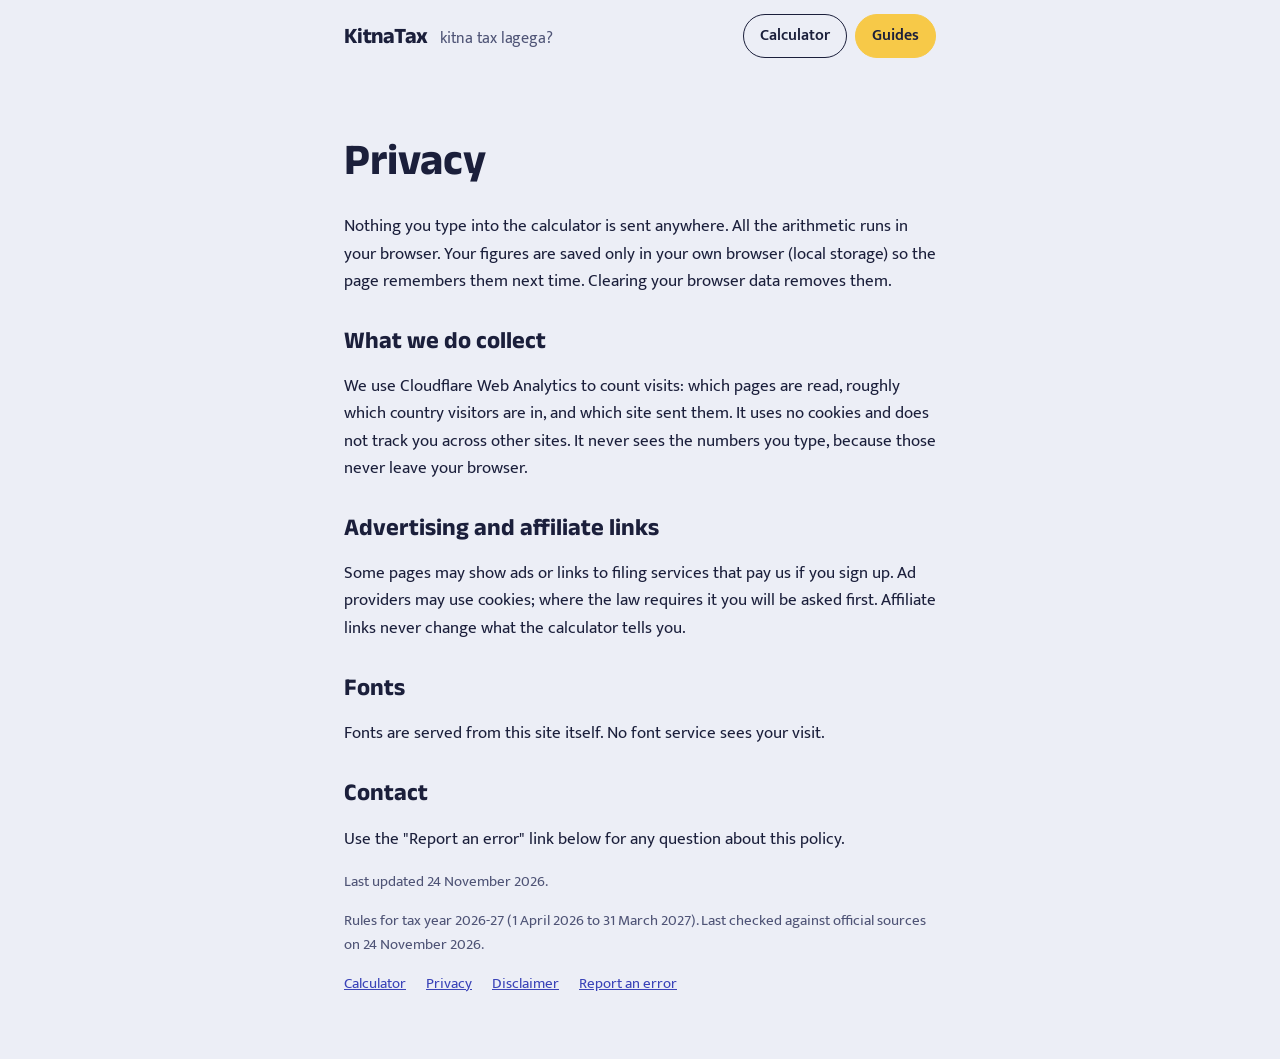
<file: privacy.html>
<!DOCTYPE html>
<html lang="en-IN">
<head>
<meta charset="utf-8">
<meta name="viewport" content="width=device-width, initial-scale=1">
<title>Privacy · KitnaTax</title>
<meta name="description" content="What KitnaTax collects: nothing you type leaves your device.">
<link rel="canonical" href="https://kitnatax.pages.dev/privacy">
<link rel="icon" href="assets/favicon.svg" type="image/svg+xml">
<link rel="preload" href="assets/fonts/mukta-latin-400-normal.woff2" as="font" type="font/woff2" crossorigin>
<link rel="stylesheet" href="assets/fonts.css">
<style>:root{color-scheme:light dark;--bg:light-dark(#eceef6,#151729);--ink:light-dark(#1b1f3b,#e8e9f4);--mute:light-dark(#4f5476,#a9adc9);--hl:light-dark(#f7c948,#c99a12);--accInk:light-dark(#3a43b8,#a9b0ff)}:root[data-theme=light]{color-scheme:light}:root[data-theme=dark]{color-scheme:dark}*{box-sizing:border-box;min-width:0}body{margin:0;background:var(--bg);color:var(--ink);font:17px/1.6 Mukta,"Anek Latin",system-ui,sans-serif}a{color:var(--accInk)}main{max-width:720px;margin:0 auto;padding:clamp(24px,4vw,48px) max(5vw,16px)}h1,h2{font-family:"Anek Latin",Mukta,sans-serif;line-height:1.1}h1{font-size:clamp(32px,4.4vw,44px)}h2{font-size:24px;margin-top:32px}.foot{display:flex;flex-wrap:wrap;gap:8px 20px;font-size:15px;color:var(--mute)}.stale{background:var(--hl);color:#1b1f3b;padding:12px max(5vw,16px)}.stale a{color:#1b1f3b}
.topbar{display:flex;flex-wrap:wrap;align-items:center;justify-content:space-between;gap:8px 16px;max-width:720px;margin:0 auto;padding:14px max(5vw,16px) 0}.topbar .tb-home{font-family:"Anek Latin",Mukta,sans-serif;font-weight:700;font-size:22px;letter-spacing:-.01em;color:var(--ink);text-decoration:none}.topbar .tb-home span{font-family:Mukta,sans-serif;font-weight:400;font-size:16px;color:var(--mute);margin-left:8px}.topbar .tb-links{display:flex;gap:8px}.topbar .tb-links a{display:inline-flex;align-items:center;min-height:44px;padding:0 16px;border-radius:22px;font-weight:600;font-size:16px;text-decoration:none;color:var(--ink);border:1.5px solid currentColor}.topbar .tb-links a.tb-guides{background:var(--hl);color:#1b1f3b;border-color:var(--hl)}.topbar .tb-links a[aria-current=page]{box-shadow:inset 0 0 0 1.5px #1b1f3b}.topbar a:focus-visible{outline:3px solid var(--accInk);outline-offset:2px}
</style>
</head>
<body>
<nav class="topbar" aria-label="Site"><a class="tb-home" href="index.html">KitnaTax <span>kitna tax lagega?</span></a><span class="tb-links"><a href="index.html">Calculator</a><a class="tb-guides" href="guides/index.html">Guides</a></span></nav>
<main>
<h1>Privacy</h1>
<p>Nothing you type into the calculator is sent anywhere. All the arithmetic runs in your browser. Your figures are saved only in your own browser (local storage) so the page remembers them next time. Clearing your browser data removes them.</p>
<h2>What we do collect</h2>
<p>We use Cloudflare Web Analytics to count visits: which pages are read, roughly which country visitors are in, and which site sent them. It uses no cookies and does not track you across other sites. It never sees the numbers you type, because those never leave your browser.</p>
<h2>Advertising and affiliate links</h2>
<p>Some pages may show ads or links to filing services that pay us if you sign up. Ad providers may use cookies; where the law requires it you will be asked first. Affiliate links never change what the calculator tells you.</p>
<h2>Fonts</h2>
<p>Fonts are served from this site itself. No font service sees your visit.</p>
<h2>Contact</h2>
<p>Use the "Report an error" link below for any question about this policy.</p>
<p class="foot">Last updated 24 November 2026.</p>
<p id="fresh" class="foot"></p>
<p class="foot"><a href="index.html">Calculator</a> <a href="privacy.html">Privacy</a> <a href="disclaimer.html">Disclaimer</a> <a href="#" data-report>Report an error</a></p>
</main>
<script src="assets/site.js"></script>
</body>
</html>
</file>
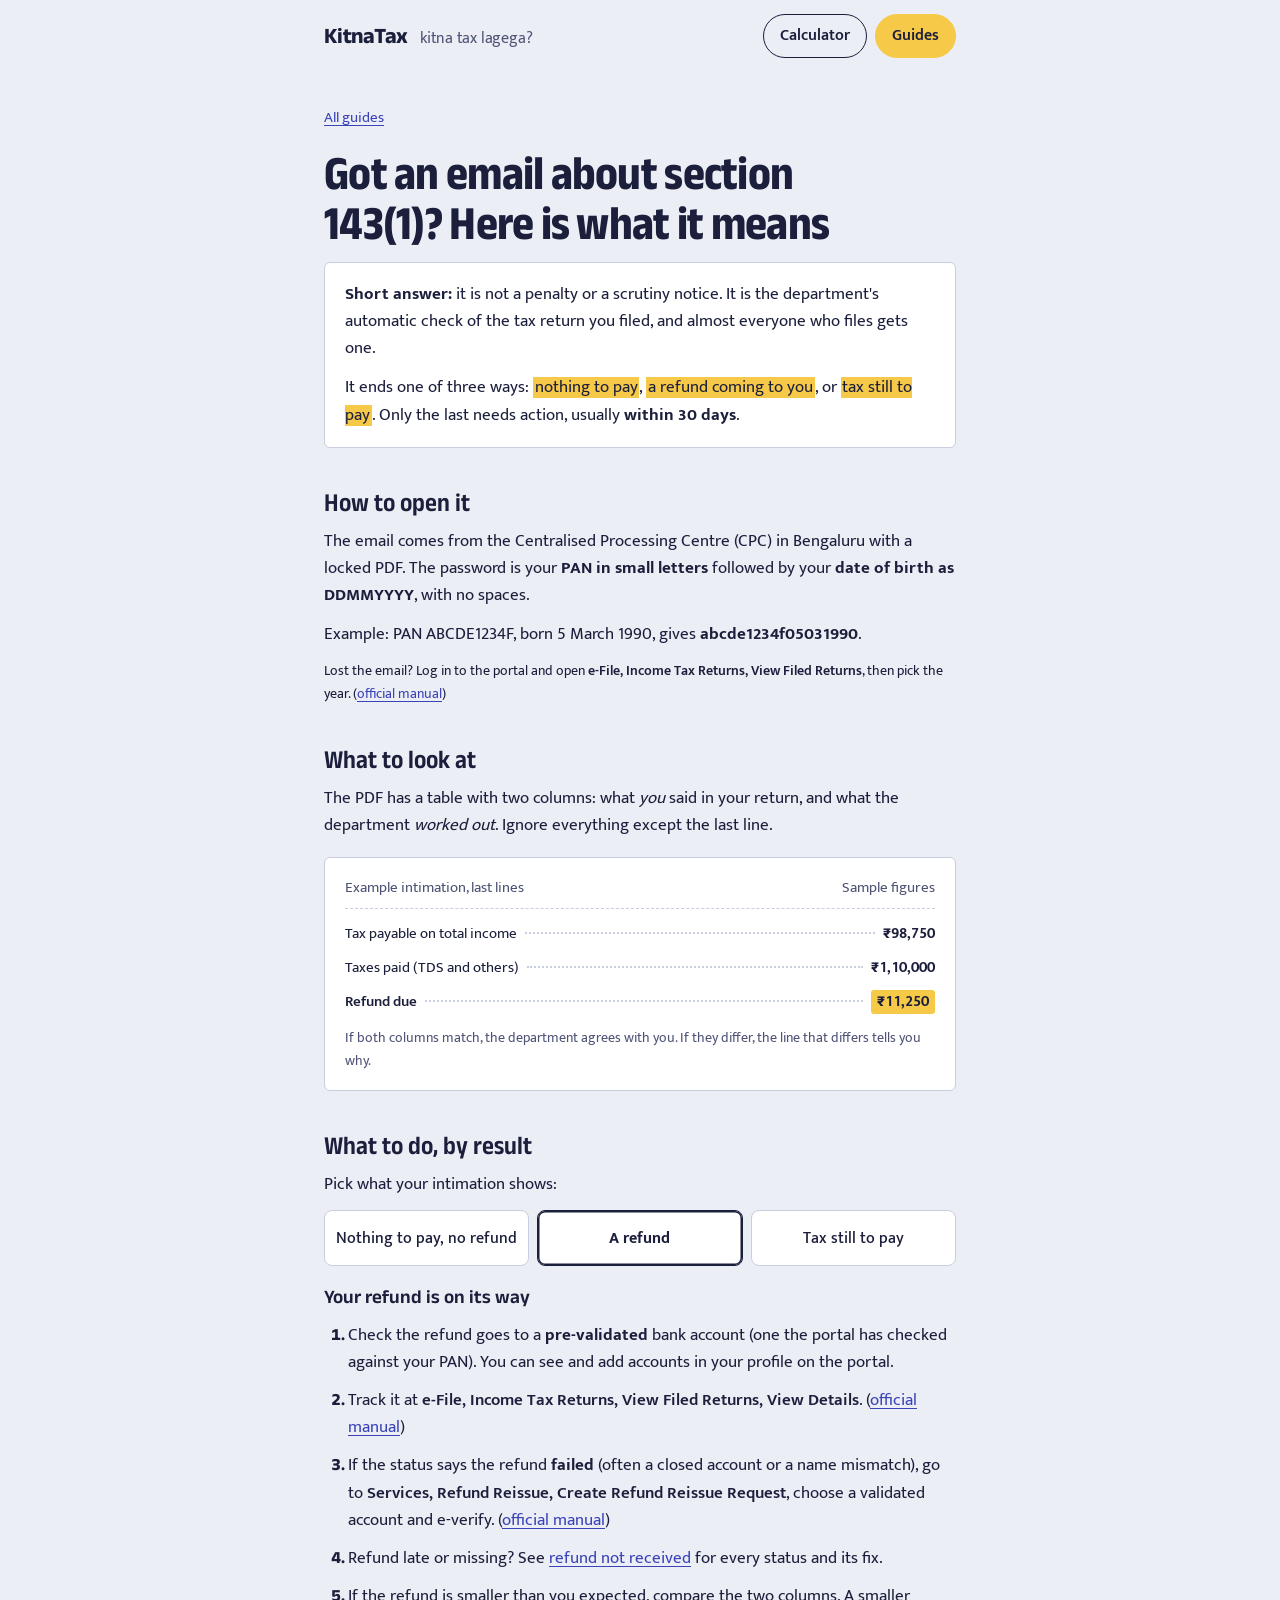
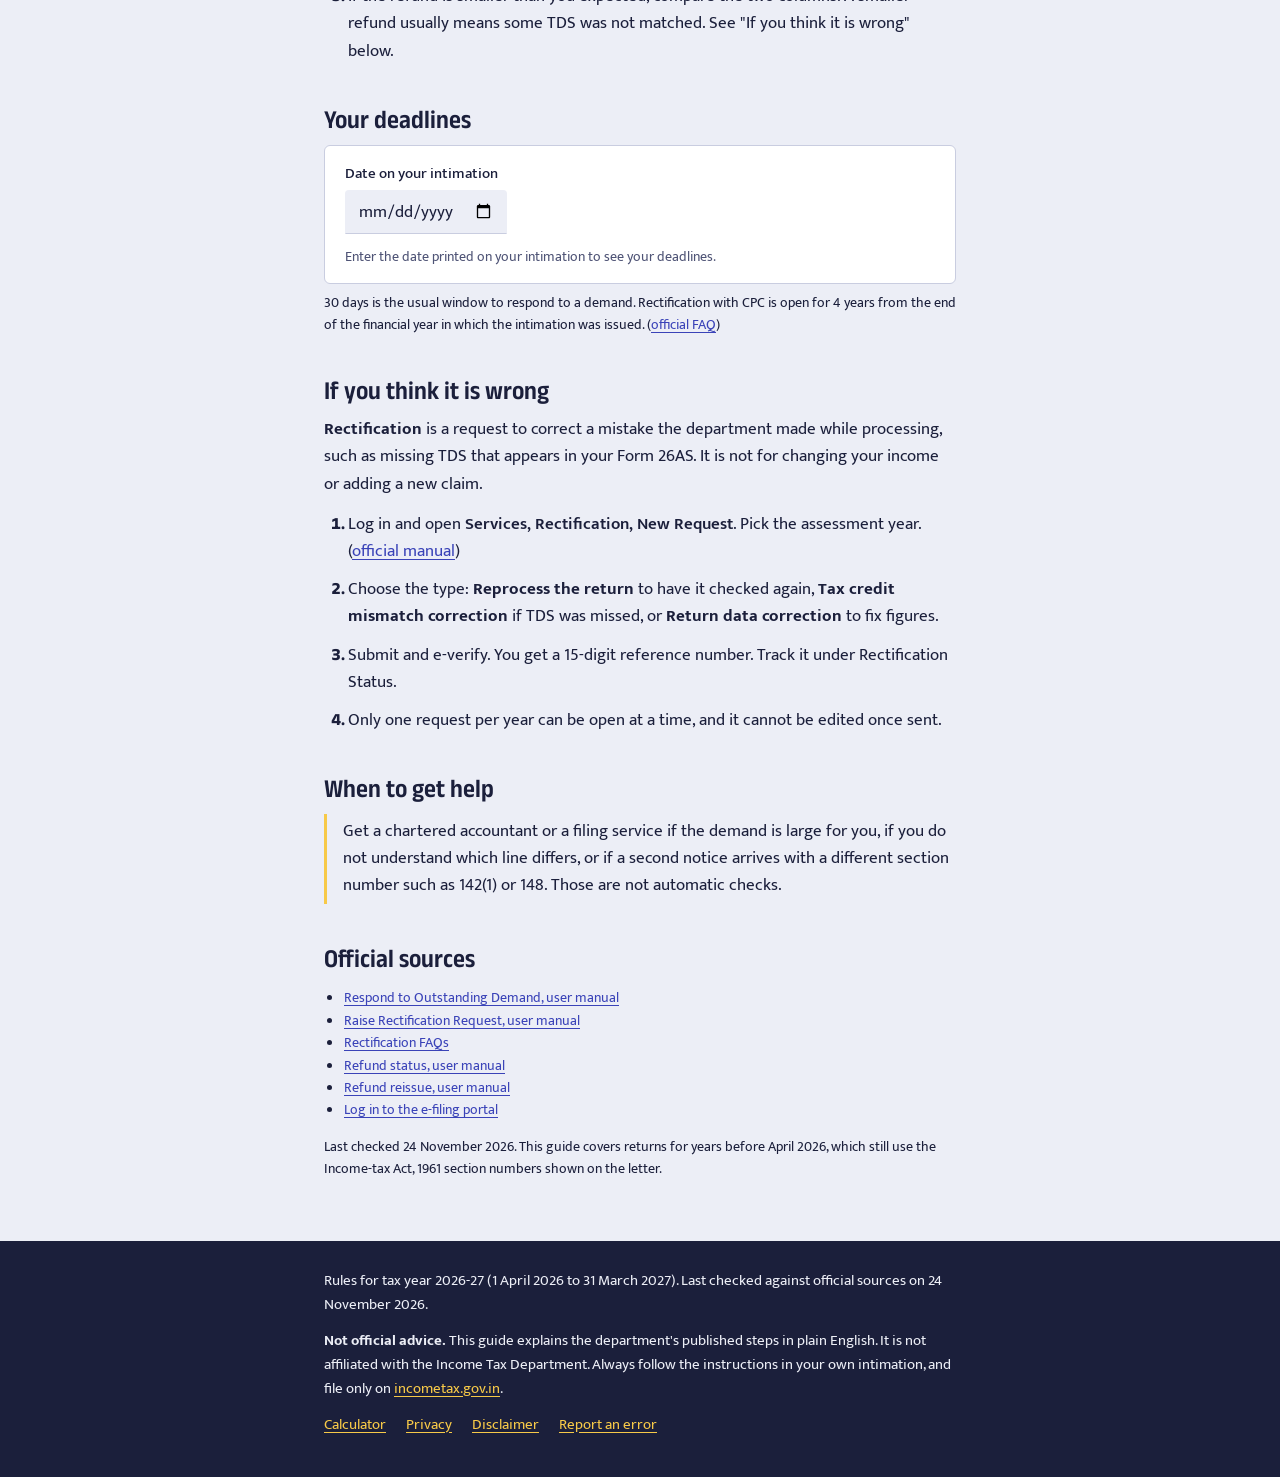
<file: guides/intimation-143-1.html>
<!DOCTYPE html>
<html lang="en-IN">
<head>
<meta charset="utf-8">
<meta name="viewport" content="width=device-width, initial-scale=1">
<title>Intimation under 143(1)</title>
<meta name="description" content="Got an email about section 143(1) from the Income Tax Department? What it means, how to open the PDF, and what to do if it shows a refund, a demand, or nothing due. Plain English, with official links.">
<link rel="canonical" href="https://kitnatax.pages.dev/guides/intimation-143-1">
<link rel="icon" href="../assets/favicon.svg" type="image/svg+xml">
<meta name="theme-color" content="#1b1f3b">
<meta property="og:type" content="article">
<meta property="og:site_name" content="KitnaTax">
<meta property="og:title" content="Got an email about section 143(1)? What it means and what to do">
<meta property="og:description" content="Plain-English steps for a refund, a demand, or nothing due, with links to the official portal manuals.">
<meta property="og:url" content="https://kitnatax.pages.dev/guides/intimation-143-1">
<meta name="twitter:card" content="summary">
<script type="application/ld+json">{"@context": "https://schema.org", "@type": "FAQPage", "mainEntity": [{"@type": "Question", "name": "What is an intimation under section 143(1)?", "acceptedAnswer": {"@type": "Answer", "text": "It is the Income Tax Department's automatic check of the return you filed. It shows nothing to pay, a refund, or tax still to pay. It is not a penalty or scrutiny notice."}}, {"@type": "Question", "name": "What is the password for the 143(1) intimation PDF?", "acceptedAnswer": {"@type": "Answer", "text": "Your PAN in small letters followed by your date of birth as DDMMYYYY, with no spaces. For example abcde1234f05031990."}}, {"@type": "Question", "name": "How long do I have to respond to a demand in a 143(1) intimation?", "acceptedAnswer": {"@type": "Answer", "text": "Usually 30 days. Respond on the e-filing portal under Pending Actions, Response to Outstanding Demand."}}]}</script>
<link rel="preload" href="../assets/fonts/mukta-latin-400-normal.woff2" as="font" type="font/woff2" crossorigin>
<link rel="stylesheet" href="../assets/fonts.css">
<style>
/* VOICE everyday help for a worried person: calm, exact, short
   IDEA the letter itself: the guide reads like an annotated copy of the intimation, with a highlighter on what matters
   PICTURE a drawn intimation summary with its three outcomes marked, then the steps for the one you pick
   COLOUR same as the calculator: lavender-grey ground, white sheet, indigo ink, one yellow highlighter
   TYPE Anek Latin for headings and figures, Mukta for text
   LAYOUT one reading column up to 760px; the case picker and steps stay in that column on every width */
:root{color-scheme:light dark;--bg:light-dark(#eceef6,#151729);--ink:light-dark(#1b1f3b,#e8e9f4);--panel:light-dark(#ffffff,#1f2238);--line:light-dark(#c9cde0,#373b5c);--mute:light-dark(#4f5476,#a9adc9);--hl:light-dark(#f7c948,#c99a12);--hlInk:#1b1f3b;--accInk:light-dark(#3a43b8,#a9b0ff);--good:light-dark(#1f7a4d,#6fd3a0);--bad:light-dark(#b3261e,#ff8f86)}
:root[data-theme=light]{color-scheme:light}:root[data-theme=dark]{color-scheme:dark}
*{box-sizing:border-box;min-width:0}
body{margin:0;background:var(--bg);color:var(--ink);font:17px/1.6 Mukta,"Anek Latin",system-ui,-apple-system,"Segoe UI",sans-serif;overflow-x:clip}
a{color:var(--accInk);text-underline-offset:3px}
.col{max-width:760px;margin:0 auto;padding:clamp(24px,4vw,48px) max(5vw,16px)}
.crumb{font-size:15px;margin:0 0 18px}
h1,h2,h3,.amt{font-family:"Anek Latin",Mukta,"Anek Latin",system-ui,sans-serif}
h1{font-size:clamp(32px,4.6vw,48px);font-weight:700;font-stretch:88%;line-height:1.04;letter-spacing:-.015em;margin:0 0 14px;text-wrap:balance}
h2{font-size:26px;font-weight:600;font-stretch:90%;line-height:1.15;margin:40px 0 10px;text-wrap:balance}
h3{font-size:19px;font-weight:600;margin:0 0 4px}
p{margin:0 0 12px}
.answer{background:var(--panel);border-radius:6px;padding:18px 20px;border:1px solid var(--line)}
.answer p:last-child{margin:0}
mark{background:linear-gradient(transparent 14%,var(--hl) 14%,var(--hl) 88%,transparent 88%);color:var(--hlInk);padding:0 .1em}
.sheet{background:var(--panel);border-radius:6px;padding:18px 20px;margin:18px 0;border:1px solid var(--line);font-size:15px}
.sheet .head{display:flex;justify-content:space-between;gap:12px;color:var(--mute);border-bottom:1.5px dashed var(--line);padding-bottom:8px;margin-bottom:8px}
.sheet .row{display:flex;align-items:baseline;gap:8px;padding:5px 0}
.sheet .row::after{content:"";order:1;flex:1;border-bottom:2px dotted var(--line);transform:translateY(-4px)}
.sheet .row b{order:2;white-space:nowrap;font-variant-numeric:tabular-nums}
.sheet .row.key{font-weight:600}
.sheet .row.key b{background:var(--hl);color:var(--hlInk);padding:0 6px;border-radius:3px}
.sheet .cap{color:var(--mute);font-size:14px;margin:8px 0 0}
.pick{display:grid;grid-template-columns:repeat(3,minmax(0,1fr));gap:8px;margin:12px 0 16px}
.pick button{min-height:56px;border:1.5px solid var(--line);background:var(--panel);color:var(--ink);border-radius:8px;font:500 16px Mukta,"Anek Latin",system-ui,sans-serif;line-height:1.2;padding:6px 10px;cursor:pointer}
.pick button[aria-pressed=true]{border-color:var(--ink);box-shadow:inset 0 0 0 1.5px var(--ink);font-weight:700}
.pick button:focus-visible,a:focus-visible,input:focus-visible{outline:3px solid var(--accInk);outline-offset:2px}
ol.steps{padding-left:24px;margin:8px 0 0}
ol.steps li{margin-bottom:10px}
ol.steps li::marker{font-family:"Anek Latin",sans-serif;font-weight:700}
.path{font-weight:600;white-space:normal}
.src{font-size:14px}
.dl{background:var(--panel);border:1px solid var(--line);border-radius:6px;padding:16px 20px}
.dl label{display:block;font-weight:500;font-size:15px;margin-bottom:4px}
.dl input{min-height:44px;font:17px Mukta,"Anek Latin",system-ui,sans-serif;color:var(--ink);background:var(--bg);border:1px solid transparent;border-bottom:1.5px solid var(--line);border-radius:4px 4px 0 0;padding:6px 12px}
.dates{display:grid;grid-template-columns:repeat(auto-fit,minmax(13em,1fr));gap:12px;margin-top:14px}
.dates div{font-size:14px;color:var(--mute);line-height:1.35}
.dates b{display:block;font-family:"Anek Latin",sans-serif;font-size:22px;color:var(--ink);font-weight:600;margin-top:2px}
.dates b.late{color:var(--bad)}
.help{border-left:3px solid var(--hl);padding:4px 0 4px 16px}
ul.src{padding-left:20px}
footer{background:#1b1f3b;color:#eceef6;font-size:15px}
footer a{color:#f7c948}
footer .col{padding-block:28px}
.foot{display:flex;flex-wrap:wrap;gap:8px 20px}
.stale{background:var(--hl);color:var(--hlInk);padding:12px max(5vw,16px);font-size:16px;font-weight:500}
.stale a{color:var(--hlInk)}
@media(max-width:600px){.pick{grid-template-columns:minmax(0,1fr)}.pick button{min-height:48px}}

.topbar{display:flex;flex-wrap:wrap;align-items:center;justify-content:space-between;gap:8px 16px;max-width:760px;margin:0 auto;padding:14px max(5vw,16px) 0}.topbar .tb-home{font-family:"Anek Latin",Mukta,sans-serif;font-weight:700;font-size:22px;letter-spacing:-.01em;color:var(--ink);text-decoration:none}.topbar .tb-home span{font-family:Mukta,sans-serif;font-weight:400;font-size:16px;color:var(--mute);margin-left:8px}.topbar .tb-links{display:flex;gap:8px}.topbar .tb-links a{display:inline-flex;align-items:center;min-height:44px;padding:0 16px;border-radius:22px;font-weight:600;font-size:16px;text-decoration:none;color:var(--ink);border:1.5px solid currentColor}.topbar .tb-links a.tb-guides{background:var(--hl);color:#1b1f3b;border-color:var(--hl)}.topbar .tb-links a[aria-current=page]{box-shadow:inset 0 0 0 1.5px #1b1f3b}.topbar a:focus-visible{outline:3px solid var(--accInk);outline-offset:2px}
</style>
</head>
<body>
<nav class="topbar" aria-label="Site"><a class="tb-home" href="../index.html">KitnaTax <span>kitna tax lagega?</span></a><span class="tb-links"><a href="../index.html">Calculator</a><a class="tb-guides" href="index.html">Guides</a></span></nav>
<main class="col">
  <p class="crumb"><a href="index.html">All guides</a></p>
  <h1>Got an email about section 143(1)? Here is what it means</h1>
  <div class="answer">
    <p><b>Short answer:</b> it is not a penalty or a scrutiny notice. It is the department's automatic check of the tax return you filed, and almost everyone who files gets one.</p>
    <p>It ends one of three ways: <mark>nothing to pay</mark>, <mark>a refund coming to you</mark>, or <mark>tax still to pay</mark>. Only the last needs action, usually <b>within 30 days</b>.</p>
  </div>

  <h2>How to open it</h2>
  <p>The email comes from the Centralised Processing Centre (CPC) in Bengaluru with a locked PDF. The password is your <b>PAN in small letters</b> followed by your <b>date of birth as DDMMYYYY</b>, with no spaces.</p>
  <p>Example: PAN ABCDE1234F, born 5 March 1990, gives <b>abcde1234f05031990</b>.</p>
  <p class="src">Lost the email? Log in to the portal and open <span class="path">e-File, Income Tax Returns, View Filed Returns</span>, then pick the year. (<a href="https://www.incometax.gov.in/iec/foportal/help/refund_status_user_manual" rel="noopener">official manual</a>)</p>

  <h2>What to look at</h2>
  <p>The PDF has a table with two columns: what <i>you</i> said in your return, and what the department <i>worked out</i>. Ignore everything except the last line.</p>
  <div class="sheet" aria-label="Example of the last lines of an intimation">
    <div class="head"><span>Example intimation, last lines</span><span>Sample figures</span></div>
    <div class="row"><span>Tax payable on total income</span><b>₹98,750</b></div>
    <div class="row"><span>Taxes paid (TDS and others)</span><b>₹1,10,000</b></div>
    <div class="row key"><span>Refund due</span><b>₹11,250</b></div>
    <p class="cap">If both columns match, the department agrees with you. If they differ, the line that differs tells you why.</p>
  </div>

  <h2>What to do, by result</h2>
  <p>Pick what your intimation shows:</p>
  <div class="pick" role="group" aria-label="Your result">
    <button type="button" data-case="nil" aria-pressed="false">Nothing to pay, no refund</button>
    <button type="button" data-case="refund" aria-pressed="true">A refund</button>
    <button type="button" data-case="demand" aria-pressed="false">Tax still to pay</button>
  </div>

  <section data-show="nil" hidden>
    <h3>You are done</h3>
    <p>Your return has been accepted as filed. Save the PDF with your Form 16 for at least 6 years. No reply is needed.</p>
  </section>

  <section data-show="refund">
    <h3>Your refund is on its way</h3>
    <ol class="steps">
      <li>Check the refund goes to a <b>pre-validated</b> bank account (one the portal has checked against your PAN). You can see and add accounts in your profile on the portal.</li>
      <li>Track it at <span class="path">e-File, Income Tax Returns, View Filed Returns, View Details</span>. (<a href="https://www.incometax.gov.in/iec/foportal/help/refund_status_user_manual" rel="noopener">official manual</a>)</li>
      <li>If the status says the refund <b>failed</b> (often a closed account or a name mismatch), go to <span class="path">Services, Refund Reissue, Create Refund Reissue Request</span>, choose a validated account and e-verify. (<a href="https://www.incometax.gov.in/iec/foportal/help/all-topics/e-filing-services/refund-reissue-UM" rel="noopener">official manual</a>)</li>
      <li>Refund late or missing? See <a href="refund-not-received.html">refund not received</a> for every status and its fix.</li>
      <li>If the refund is smaller than you expected, compare the two columns. A smaller refund usually means some TDS was not matched. See "If you think it is wrong" below.</li>
    </ol>
  </section>

  <section data-show="demand" hidden>
    <h3>Respond before the deadline</h3>
    <ol class="steps">
      <li>Find the line where the two columns differ. Common causes: TDS your employer deducted but did not report, interest income you left out, or a deduction claimed without proof.</li>
      <li>Log in and open <span class="path">Pending Actions, Response to Outstanding Demand</span>, then <b>Submit Response</b>. (<a href="https://www.incometax.gov.in/iec/foportal/help/all-topics/e-filing-services/response-outstanding-demand-UM" rel="noopener">official manual</a>)</li>
      <li>Choose one:
        <br><b>Demand is correct:</b> pay it through Pay Now. Once you say it is correct, you cannot dispute it later.
        <br><b>Disagree, fully or partly:</b> pick the reasons and add details. Pay any part you agree with.</li>
      <li>If you disagree because the department missed something in your return, also file a <b>rectification</b> (below). If the mistake was yours, a <b>revised return</b> is the fix, if the deadline for one has not passed.</li>
      <li>Do not ignore it. An unpaid demand can be taken out of a future refund.</li>
    </ol>
  </section>

  <h2>Your deadlines</h2>
  <div class="dl">
    <label for="d">Date on your intimation</label>
    <input type="date" id="d">
    <div class="dates" id="dates" aria-live="polite"></div>
  </div>
  <p class="src" style="margin-top:8px">30 days is the usual window to respond to a demand. Rectification with CPC is open for 4 years from the end of the financial year in which the intimation was issued. (<a href="https://www.incometax.gov.in/iec/foportal/help/perform-rectification-faq" rel="noopener">official FAQ</a>)</p>

  <h2>If you think it is wrong</h2>
  <p><b>Rectification</b> is a request to correct a mistake the department made while processing, such as missing TDS that appears in your Form 26AS. It is not for changing your income or adding a new claim.</p>
  <ol class="steps">
    <li>Log in and open <span class="path">Services, Rectification, New Request</span>. Pick the assessment year. (<a href="https://www.incometax.gov.in/iec/foportal/help/how-to-perform-rectification" rel="noopener">official manual</a>)</li>
    <li>Choose the type: <b>Reprocess the return</b> to have it checked again, <b>Tax credit mismatch correction</b> if TDS was missed, or <b>Return data correction</b> to fix figures.</li>
    <li>Submit and e-verify. You get a 15-digit reference number. Track it under Rectification Status.</li>
    <li>Only one request per year can be open at a time, and it cannot be edited once sent.</li>
  </ol>

  <h2>When to get help</h2>
  <p class="help">Get a chartered accountant or a filing service if the demand is large for you, if you do not understand which line differs, or if a second notice arrives with a different section number such as 142(1) or 148. Those are not automatic checks.</p>

  <h2>Official sources</h2>
  <ul class="src">
    <li><a href="https://www.incometax.gov.in/iec/foportal/help/all-topics/e-filing-services/response-outstanding-demand-UM" rel="noopener">Respond to Outstanding Demand, user manual</a></li>
    <li><a href="https://www.incometax.gov.in/iec/foportal/help/how-to-perform-rectification" rel="noopener">Raise Rectification Request, user manual</a></li>
    <li><a href="https://www.incometax.gov.in/iec/foportal/help/perform-rectification-faq" rel="noopener">Rectification FAQs</a></li>
    <li><a href="https://www.incometax.gov.in/iec/foportal/help/refund_status_user_manual" rel="noopener">Refund status, user manual</a></li>
    <li><a href="https://www.incometax.gov.in/iec/foportal/help/all-topics/e-filing-services/refund-reissue-UM" rel="noopener">Refund reissue, user manual</a></li>
    <li><a href="https://eportal.incometax.gov.in/iec/foservices/#/login" rel="noopener">Log in to the e-filing portal</a></li>
  </ul>
  <p class="src">Last checked 24 November 2026. This guide covers returns for years before April 2026, which still use the Income-tax Act, 1961 section numbers shown on the letter.</p>
</main>
<footer><div class="col">
  <p id="fresh">Loading tax rules.</p>
  <p><b>Not official advice.</b> This guide explains the department's published steps in plain English. It is not affiliated with the Income Tax Department. Always follow the instructions in your own intimation, and file only on <a href="https://www.incometax.gov.in/iec/foportal/" rel="noopener">incometax.gov.in</a>.</p>
  <p class="foot"><a href="../index.html">Calculator</a> <a href="../privacy.html">Privacy</a> <a href="../disclaimer.html">Disclaimer</a> <a href="#" data-report>Report an error</a></p>
</div></footer>
<script src="../assets/site.js"></script>
<script>
{
  const btns = [...document.querySelectorAll('.pick button')];
  const secs = [...document.querySelectorAll('[data-show]')];
  const show = c => {
    btns.forEach(b => b.setAttribute('aria-pressed', String(b.dataset.case === c)));
    secs.forEach(s => { s.hidden = s.dataset.show !== c; });
  };
  btns.forEach(b => b.addEventListener('click', () => show(b.dataset.case)));

  const fmt = d => d.toLocaleDateString('en-IN', { day: 'numeric', month: 'long', year: 'numeric' });
  // Deadlines from the intimation date: 30 days to respond; rectification until 31 March, 4 years after the issuing financial year ends.
  function deadlines(iso, today) {
    const m = /^(\d{4})-(\d{2})-(\d{2})$/.exec(iso || '');
    if (!m) return null;
    const d = new Date(+m[1], +m[2] - 1, +m[3]);
    if (isNaN(d) || d.getMonth() !== +m[2] - 1) return null;
    const respond = new Date(d); respond.setDate(respond.getDate() + 30);
    const fyEnd = d.getMonth() >= 3 ? d.getFullYear() + 1 : d.getFullYear();
    const rectify = new Date(fyEnd + 4, 2, 31);
    const days = Math.ceil((respond - today) / 864e5);
    return { respond, rectify, days, future: d > today };
  }
  const inp = document.getElementById('d'), out = document.getElementById('dates');
  function render() {
    const r = deadlines(inp.value, new Date(new Date().toDateString()));
    if (!r) { out.innerHTML = '<div>Enter the date printed on your intimation to see your deadlines.</div>'; return; }
    if (r.future) { out.innerHTML = '<div>That date is in the future. Check the date printed at the top of the intimation.</div>'; return; }
    const left = r.days > 0 ? `${r.days} day${r.days === 1 ? '' : 's'} left` : r.days === 0 ? 'Today is the last day' : 'This date has passed: respond now anyway';
    out.innerHTML = `<div>Respond to a demand by<b class="${r.days < 0 ? 'late' : ''}">${fmt(r.respond)}</b>${left}</div><div>Rectification open until<b>${fmt(r.rectify)}</b>Online, with CPC</div>`;
  }
  inp.addEventListener('input', render);
  render();
  window.__deadlines = deadlines;
}
</script>
</body>
</html>
</file>
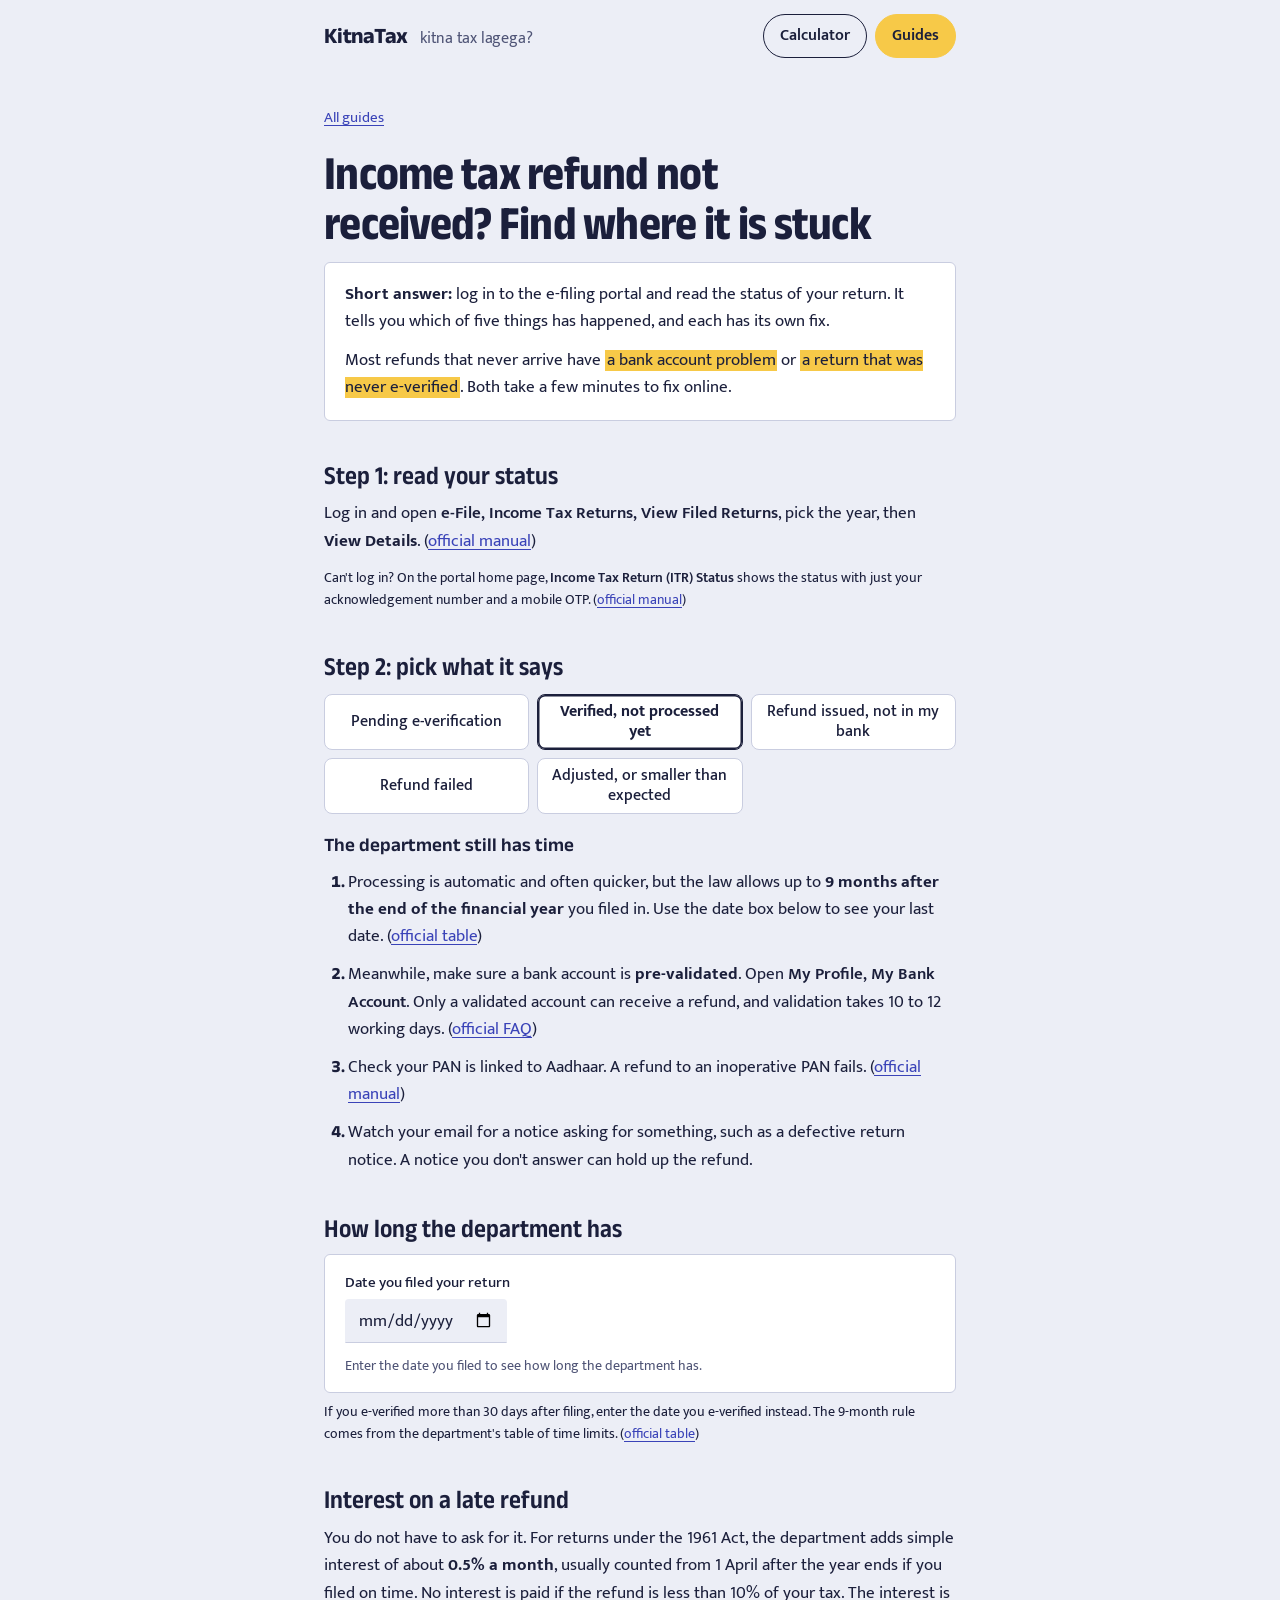
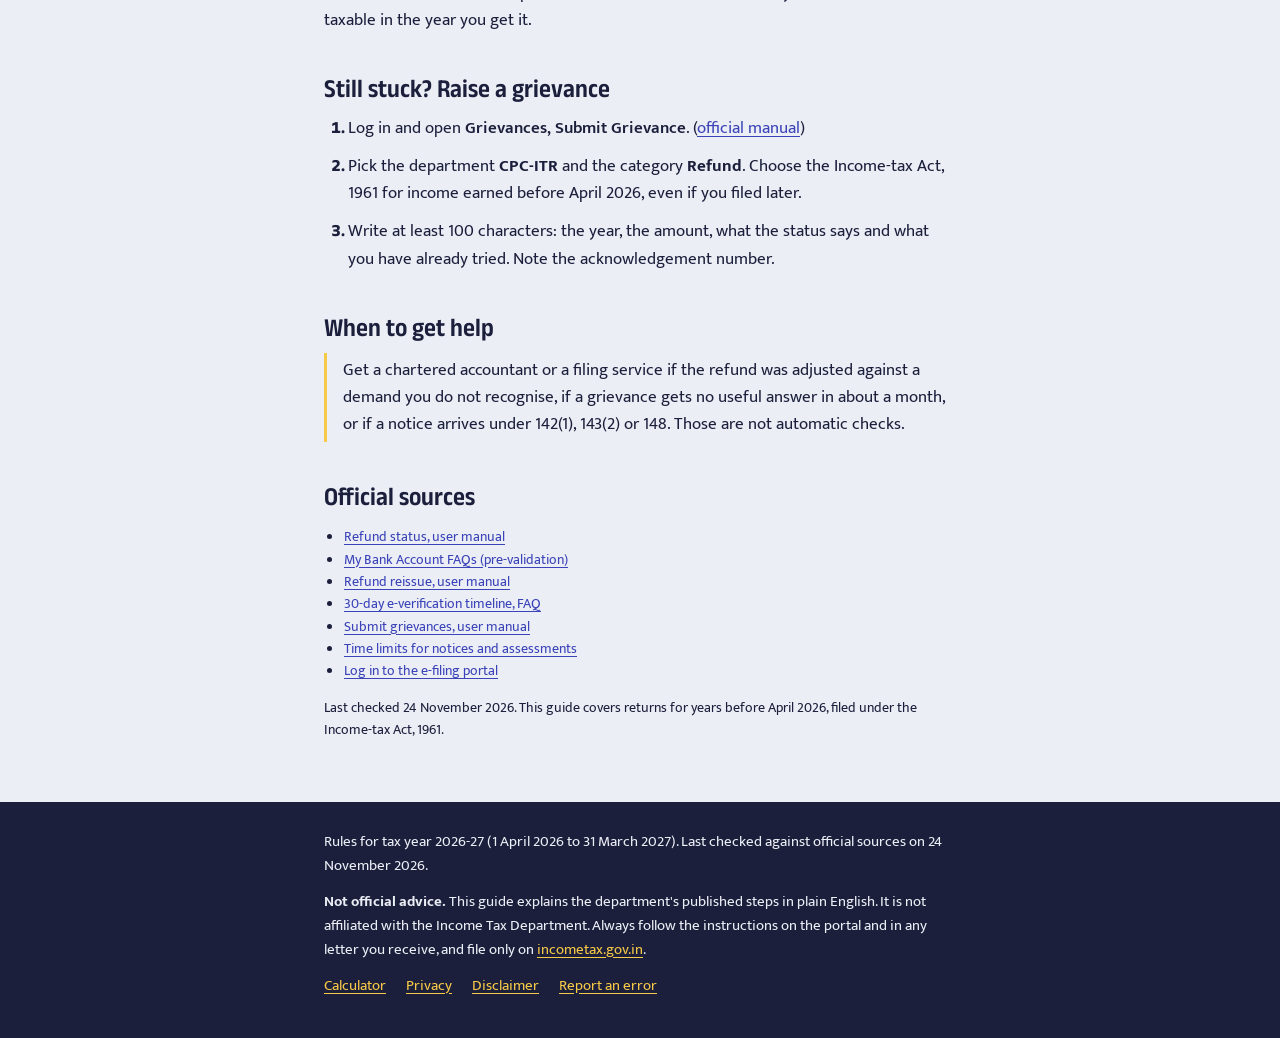
<file: guides/refund-not-received.html>
<!DOCTYPE html>
<html lang="en-IN">
<head>
<meta charset="utf-8">
<meta name="viewport" content="width=device-width, initial-scale=1">
<title>Income tax refund not received: find where it is stuck</title>
<meta name="description" content="Income tax refund not received or failed? Read your status on the e-filing portal, then follow the fix for not e-verified, not processed, failed, issued but missing, or adjusted. Plain English, with official links.">
<link rel="canonical" href="https://kitnatax.pages.dev/guides/refund-not-received">
<link rel="icon" href="../assets/favicon.svg" type="image/svg+xml">
<meta name="theme-color" content="#1b1f3b">
<meta property="og:type" content="article">
<meta property="og:site_name" content="KitnaTax">
<meta property="og:title" content="Income tax refund not received? Find where it is stuck">
<meta property="og:description" content="Five reasons a refund doesn't arrive, and the official fix for each.">
<meta property="og:url" content="https://kitnatax.pages.dev/guides/refund-not-received">
<meta name="twitter:card" content="summary">
<script type="application/ld+json">{"@context": "https://schema.org", "@type": "FAQPage", "mainEntity": [{"@type": "Question", "name": "Why has my income tax refund not come yet?", "acceptedAnswer": {"@type": "Answer", "text": "Usually one of five reasons: the return was never e-verified, it has not been processed yet, the bank account is not pre-validated, the refund failed (closed account, name mismatch, wrong IFSC or PAN not linked to Aadhaar), or it was adjusted against an old demand. The refund status on the e-filing portal tells you which."}}, {"@type": "Question", "name": "How do I get a failed income tax refund sent again?", "acceptedAnswer": {"@type": "Answer", "text": "Pre-validate a working bank account on the e-filing portal, then go to Services, Refund Reissue, Create Refund Reissue Request, pick that account and e-verify."}}, {"@type": "Question", "name": "How long can the department take to process my return?", "acceptedAnswer": {"@type": "Answer", "text": "An intimation under section 143(1) must be sent within 9 months from the end of the financial year in which the return was filed. A return filed in August 2025 must be processed by 31 December 2026."}}]}</script>
<link rel="preload" href="../assets/fonts/mukta-latin-400-normal.woff2" as="font" type="font/woff2" crossorigin>
<link rel="stylesheet" href="../assets/fonts.css">
<style>
/* VOICE everyday help for a worried person: calm, exact, short
   IDEA the letter itself: the guide reads like an annotated copy of the intimation, with a highlighter on what matters
   PICTURE a drawn intimation summary with its three outcomes marked, then the steps for the one you pick
   COLOUR same as the calculator: lavender-grey ground, white sheet, indigo ink, one yellow highlighter
   TYPE Anek Latin for headings and figures, Mukta for text
   LAYOUT one reading column up to 760px; the case picker and steps stay in that column on every width */
:root{color-scheme:light dark;--bg:light-dark(#eceef6,#151729);--ink:light-dark(#1b1f3b,#e8e9f4);--panel:light-dark(#ffffff,#1f2238);--line:light-dark(#c9cde0,#373b5c);--mute:light-dark(#4f5476,#a9adc9);--hl:light-dark(#f7c948,#c99a12);--hlInk:#1b1f3b;--accInk:light-dark(#3a43b8,#a9b0ff);--good:light-dark(#1f7a4d,#6fd3a0);--bad:light-dark(#b3261e,#ff8f86)}
:root[data-theme=light]{color-scheme:light}:root[data-theme=dark]{color-scheme:dark}
*{box-sizing:border-box;min-width:0}
body{margin:0;background:var(--bg);color:var(--ink);font:17px/1.6 Mukta,"Anek Latin",system-ui,-apple-system,"Segoe UI",sans-serif;overflow-x:clip}
a{color:var(--accInk);text-underline-offset:3px}
.col{max-width:760px;margin:0 auto;padding:clamp(24px,4vw,48px) max(5vw,16px)}
.crumb{font-size:15px;margin:0 0 18px}
h1,h2,h3,.amt{font-family:"Anek Latin",Mukta,"Anek Latin",system-ui,sans-serif}
h1{font-size:clamp(32px,4.6vw,48px);font-weight:700;font-stretch:88%;line-height:1.04;letter-spacing:-.015em;margin:0 0 14px;text-wrap:balance}
h2{font-size:26px;font-weight:600;font-stretch:90%;line-height:1.15;margin:40px 0 10px;text-wrap:balance}
h3{font-size:19px;font-weight:600;margin:0 0 4px}
p{margin:0 0 12px}
.answer{background:var(--panel);border-radius:6px;padding:18px 20px;border:1px solid var(--line)}
.answer p:last-child{margin:0}
mark{background:linear-gradient(transparent 14%,var(--hl) 14%,var(--hl) 88%,transparent 88%);color:var(--hlInk);padding:0 .1em}
.sheet{background:var(--panel);border-radius:6px;padding:18px 20px;margin:18px 0;border:1px solid var(--line);font-size:15px}
.sheet .head{display:flex;justify-content:space-between;gap:12px;color:var(--mute);border-bottom:1.5px dashed var(--line);padding-bottom:8px;margin-bottom:8px}
.sheet .row{display:flex;align-items:baseline;gap:8px;padding:5px 0}
.sheet .row::after{content:"";order:1;flex:1;border-bottom:2px dotted var(--line);transform:translateY(-4px)}
.sheet .row b{order:2;white-space:nowrap;font-variant-numeric:tabular-nums}
.sheet .row.key{font-weight:600}
.sheet .row.key b{background:var(--hl);color:var(--hlInk);padding:0 6px;border-radius:3px}
.sheet .cap{color:var(--mute);font-size:14px;margin:8px 0 0}
.pick{display:grid;grid-template-columns:repeat(3,minmax(0,1fr));gap:8px;margin:12px 0 16px}
.pick button{min-height:56px;border:1.5px solid var(--line);background:var(--panel);color:var(--ink);border-radius:8px;font:500 16px Mukta,"Anek Latin",system-ui,sans-serif;line-height:1.2;padding:6px 10px;cursor:pointer}
.pick button[aria-pressed=true]{border-color:var(--ink);box-shadow:inset 0 0 0 1.5px var(--ink);font-weight:700}
.pick button:focus-visible,a:focus-visible,input:focus-visible{outline:3px solid var(--accInk);outline-offset:2px}
ol.steps{padding-left:24px;margin:8px 0 0}
ol.steps li{margin-bottom:10px}
ol.steps li::marker{font-family:"Anek Latin",sans-serif;font-weight:700}
.path{font-weight:600;white-space:normal}
.src{font-size:14px}
.dl{background:var(--panel);border:1px solid var(--line);border-radius:6px;padding:16px 20px}
.dl label{display:block;font-weight:500;font-size:15px;margin-bottom:4px}
.dl input{min-height:44px;font:17px Mukta,"Anek Latin",system-ui,sans-serif;color:var(--ink);background:var(--bg);border:1px solid transparent;border-bottom:1.5px solid var(--line);border-radius:4px 4px 0 0;padding:6px 12px}
.dates{display:grid;grid-template-columns:repeat(auto-fit,minmax(13em,1fr));gap:12px;margin-top:14px}
.dates div{font-size:14px;color:var(--mute);line-height:1.35}
.dates b{display:block;font-family:"Anek Latin",sans-serif;font-size:22px;color:var(--ink);font-weight:600;margin-top:2px}
.dates b.late{color:var(--bad)}
.help{border-left:3px solid var(--hl);padding:4px 0 4px 16px}
ul.src{padding-left:20px}
footer{background:#1b1f3b;color:#eceef6;font-size:15px}
footer a{color:#f7c948}
footer .col{padding-block:28px}
.foot{display:flex;flex-wrap:wrap;gap:8px 20px}
.stale{background:var(--hl);color:var(--hlInk);padding:12px max(5vw,16px);font-size:16px;font-weight:500}
.stale a{color:var(--hlInk)}
.pick.five{grid-template-columns:repeat(auto-fit,minmax(9.5em,1fr))}
@media(max-width:600px){.pick{grid-template-columns:minmax(0,1fr)}.pick button{min-height:48px}}

.topbar{display:flex;flex-wrap:wrap;align-items:center;justify-content:space-between;gap:8px 16px;max-width:760px;margin:0 auto;padding:14px max(5vw,16px) 0}.topbar .tb-home{font-family:"Anek Latin",Mukta,sans-serif;font-weight:700;font-size:22px;letter-spacing:-.01em;color:var(--ink);text-decoration:none}.topbar .tb-home span{font-family:Mukta,sans-serif;font-weight:400;font-size:16px;color:var(--mute);margin-left:8px}.topbar .tb-links{display:flex;gap:8px}.topbar .tb-links a{display:inline-flex;align-items:center;min-height:44px;padding:0 16px;border-radius:22px;font-weight:600;font-size:16px;text-decoration:none;color:var(--ink);border:1.5px solid currentColor}.topbar .tb-links a.tb-guides{background:var(--hl);color:#1b1f3b;border-color:var(--hl)}.topbar .tb-links a[aria-current=page]{box-shadow:inset 0 0 0 1.5px #1b1f3b}.topbar a:focus-visible{outline:3px solid var(--accInk);outline-offset:2px}
</style>
</head>
<body>
<nav class="topbar" aria-label="Site"><a class="tb-home" href="../index.html">KitnaTax <span>kitna tax lagega?</span></a><span class="tb-links"><a href="../index.html">Calculator</a><a class="tb-guides" href="index.html">Guides</a></span></nav>
<main class="col">
  <p class="crumb"><a href="index.html">All guides</a></p>
  <h1>Income tax refund not received? Find where it is stuck</h1>
  <div class="answer">
    <p><b>Short answer:</b> log in to the e-filing portal and read the status of your return. It tells you which of five things has happened, and each has its own fix.</p>
    <p>Most refunds that never arrive have <mark>a bank account problem</mark> or <mark>a return that was never e-verified</mark>. Both take a few minutes to fix online.</p>
  </div>

  <h2>Step 1: read your status</h2>
  <p>Log in and open <span class="path">e-File, Income Tax Returns, View Filed Returns</span>, pick the year, then <b>View Details</b>. (<a href="https://www.incometax.gov.in/iec/foportal/help/refund_status_user_manual" rel="noopener">official manual</a>)</p>
  <p class="src">Can't log in? On the portal home page, <span class="path">Income Tax Return (ITR) Status</span> shows the status with just your acknowledgement number and a mobile OTP. (<a href="https://www.incometax.gov.in/iec/foportal/help/how-to-know-the-itr-status" rel="noopener">official manual</a>)</p>

  <h2>Step 2: pick what it says</h2>
  <div class="pick five" role="group" aria-label="What your status says">
    <button type="button" data-case="verify" aria-pressed="false">Pending e-verification</button>
    <button type="button" data-case="wait" aria-pressed="true">Verified, not processed yet</button>
    <button type="button" data-case="issued" aria-pressed="false">Refund issued, not in my bank</button>
    <button type="button" data-case="failed" aria-pressed="false">Refund failed</button>
    <button type="button" data-case="adjusted" aria-pressed="false">Adjusted, or smaller than expected</button>
  </div>

  <section data-show="verify" hidden>
    <h3>Your return is not finished until you e-verify it</h3>
    <ol class="steps">
      <li>Nothing is processed and no refund is paid until the return is e-verified. You have <b>30 days from filing</b>.</li>
      <li>Log in, open <span class="path">e-File, Income Tax Returns, e-Verify Return</span> and use an Aadhaar OTP or net banking. (<a href="https://www.incometax.gov.in/iec/foportal/help/how-to-e-verify-your-e-filing-return" rel="noopener">official manual</a>)</li>
      <li>If you are past 30 days, e-verify anyway; the portal asks for a reason for the delay. The day you verify counts as the day you filed, so <b>late filing rules can apply</b>. A return never verified is treated as invalid. (<a href="https://www.incometax.gov.in/iec/foportal/help/all-topics/e-filing-services/itr-v-faqs30-days-timeline-e-verification-returns" rel="noopener">official FAQ</a>)</li>
    </ol>
  </section>

  <section data-show="wait">
    <h3>The department still has time</h3>
    <ol class="steps">
      <li>Processing is automatic and often quicker, but the law allows up to <b>9 months after the end of the financial year</b> you filed in. Use the date box below to see your last date. (<a href="https://www.incometaxindia.gov.in/w/time-limit-for-issuing-different-income-tax-notices-and-completion-of-the-assessment%E2%80%8B" rel="noopener">official table</a>)</li>
      <li>Meanwhile, make sure a bank account is <b>pre-validated</b>. Open <span class="path">My Profile, My Bank Account</span>. Only a validated account can receive a refund, and validation takes 10 to 12 working days. (<a href="https://www.incometax.gov.in/iec/foportal/help/my-bank-account-faq" rel="noopener">official FAQ</a>)</li>
      <li>Check your PAN is linked to Aadhaar. A refund to an inoperative PAN fails. (<a href="https://www.incometax.gov.in/iec/foportal/help/refund_status_user_manual" rel="noopener">official manual</a>)</li>
      <li>Watch your email for a notice asking for something, such as a defective return notice. A notice you don't answer can hold up the refund.</li>
    </ol>
  </section>

  <section data-show="issued" hidden>
    <h3>Check the account it went to</h3>
    <ol class="steps">
      <li><b>View Details</b> shows that the refund was issued. Allow a few working days for the bank to credit it.</li>
      <li>Check which account was nominated in <span class="path">My Profile, My Bank Account</span>. It may be an old account you no longer watch.</li>
      <li>If it still has not arrived, raise a grievance (below) with the date and amount from View Details. Do not file a new return.</li>
    </ol>
  </section>

  <section data-show="failed" hidden>
    <h3>Fix the account, then ask for it again</h3>
    <ol class="steps">
      <li>Usual causes: a <b>closed account</b>, the <b>name on the account not matching your PAN</b>, a <b>wrong IFSC</b>, an account <b>not pre-validated</b>, or a <b>PAN not linked to Aadhaar</b>. (<a href="https://www.incometax.gov.in/iec/foportal/help/refund_status_user_manual" rel="noopener">official manual</a>)</li>
      <li>Add or re-validate a savings or current account under <span class="path">My Profile, My Bank Account</span> and wait until it shows as validated. (<a href="https://www.incometax.gov.in/iec/foportal/help/all-topics/e-filing-services/my-bank-account/bank-account-UM" rel="noopener">official manual</a>)</li>
      <li>Open <span class="path">Services, Refund Reissue, Create Refund Reissue Request</span>, choose the validated account and e-verify. Save the transaction ID. (<a href="https://www.incometax.gov.in/iec/foportal/help/all-topics/e-filing-services/refund-reissue-UM" rel="noopener">official manual</a>)</li>
    </ol>
  </section>

  <section data-show="adjusted" hidden>
    <h3>An old demand took some or all of it</h3>
    <ol class="steps">
      <li>If you owe tax for an earlier year, the department can set your refund against it. The status shows <b>partially adjusted</b> or <b>full refund adjusted</b>. (<a href="https://www.incometax.gov.in/iec/foportal/help/refund_status_user_manual" rel="noopener">official manual</a>)</li>
      <li>Open <span class="path">Pending Actions, Response to Outstanding Demand</span> to see which year and how much. (<a href="https://www.incometax.gov.in/iec/foportal/help/all-topics/e-filing-services/response-outstanding-demand-UM" rel="noopener">official manual</a>)</li>
      <li>If you disagree, submit a response there. A demand you do not answer is confirmed and taken from your refund. (<a href="https://www.incometax.gov.in/iec/foportal/help/respond-to-outstanding-demand-faq" rel="noopener">official FAQ</a>)</li>
      <li>If the refund is smaller because some TDS was not counted, see our guide to the <a href="intimation-143-1.html">143(1) email</a> for rectification.</li>
    </ol>
  </section>

  <h2>How long the department has</h2>
  <div class="dl">
    <label for="d">Date you filed your return</label>
    <input type="date" id="d">
    <div class="dates" id="dates" aria-live="polite"></div>
  </div>
  <p class="src" style="margin-top:8px">If you e-verified more than 30 days after filing, enter the date you e-verified instead. The 9-month rule comes from the department's table of time limits. (<a href="https://www.incometaxindia.gov.in/w/time-limit-for-issuing-different-income-tax-notices-and-completion-of-the-assessment%E2%80%8B" rel="noopener">official table</a>)</p>

  <h2>Interest on a late refund</h2>
  <p>You do not have to ask for it. For returns under the 1961 Act, the department adds simple interest of about <b>0.5% a month</b>, usually counted from 1 April after the year ends if you filed on time. No interest is paid if the refund is less than 10% of your tax. The interest is taxable in the year you get it.</p>

  <h2>Still stuck? Raise a grievance</h2>
  <ol class="steps">
    <li>Log in and open <span class="path">Grievances, Submit Grievance</span>. (<a href="https://www.incometax.gov.in/iec/foportal/help/how-to-raise-grievances-UM" rel="noopener">official manual</a>)</li>
    <li>Pick the department <b>CPC-ITR</b> and the category <b>Refund</b>. Choose the Income-tax Act, 1961 for income earned before April 2026, even if you filed later.</li>
    <li>Write at least 100 characters: the year, the amount, what the status says and what you have already tried. Note the acknowledgement number.</li>
  </ol>

  <h2>When to get help</h2>
  <p class="help">Get a chartered accountant or a filing service if the refund was adjusted against a demand you do not recognise, if a grievance gets no useful answer in about a month, or if a notice arrives under 142(1), 143(2) or 148. Those are not automatic checks.</p>

  <h2>Official sources</h2>
  <ul class="src">
    <li><a href="https://www.incometax.gov.in/iec/foportal/help/refund_status_user_manual" rel="noopener">Refund status, user manual</a></li>
    <li><a href="https://www.incometax.gov.in/iec/foportal/help/my-bank-account-faq" rel="noopener">My Bank Account FAQs (pre-validation)</a></li>
    <li><a href="https://www.incometax.gov.in/iec/foportal/help/all-topics/e-filing-services/refund-reissue-UM" rel="noopener">Refund reissue, user manual</a></li>
    <li><a href="https://www.incometax.gov.in/iec/foportal/help/all-topics/e-filing-services/itr-v-faqs30-days-timeline-e-verification-returns" rel="noopener">30-day e-verification timeline, FAQ</a></li>
    <li><a href="https://www.incometax.gov.in/iec/foportal/help/how-to-raise-grievances-UM" rel="noopener">Submit grievances, user manual</a></li>
    <li><a href="https://www.incometaxindia.gov.in/w/time-limit-for-issuing-different-income-tax-notices-and-completion-of-the-assessment%E2%80%8B" rel="noopener">Time limits for notices and assessments</a></li>
    <li><a href="https://eportal.incometax.gov.in/iec/foservices/#/login" rel="noopener">Log in to the e-filing portal</a></li>
  </ul>
  <p class="src">Last checked 24 November 2026. This guide covers returns for years before April 2026, filed under the Income-tax Act, 1961.</p>
</main>
<footer><div class="col">
  <p id="fresh">Loading tax rules.</p>
  <p><b>Not official advice.</b> This guide explains the department's published steps in plain English. It is not affiliated with the Income Tax Department. Always follow the instructions on the portal and in any letter you receive, and file only on <a href="https://www.incometax.gov.in/iec/foportal/" rel="noopener">incometax.gov.in</a>.</p>
  <p class="foot"><a href="../index.html">Calculator</a> <a href="../privacy.html">Privacy</a> <a href="../disclaimer.html">Disclaimer</a> <a href="#" data-report>Report an error</a></p>
</div></footer>
<script src="../assets/site.js"></script>
<script>
{
  const btns = [...document.querySelectorAll('.pick button')];
  const secs = [...document.querySelectorAll('[data-show]')];
  const show = c => {
    btns.forEach(b => b.setAttribute('aria-pressed', String(b.dataset.case === c)));
    secs.forEach(s => { s.hidden = s.dataset.show !== c; });
  };
  btns.forEach(b => b.addEventListener('click', () => show(b.dataset.case)));

  const fmt = d => d.toLocaleDateString('en-IN', { day: 'numeric', month: 'long', year: 'numeric' });
  // From the filing date: e-verify within 30 days; a 143(1) intimation is due within 9 months of the end of the financial year of filing, so by 31 December.
  function limits(iso, today) {
    const m = /^(\d{4})-(\d{2})-(\d{2})$/.exec(iso || '');
    if (!m) return null;
    const d = new Date(+m[1], +m[2] - 1, +m[3]);
    if (isNaN(d) || d.getMonth() !== +m[2] - 1) return null;
    const verify = new Date(d); verify.setDate(verify.getDate() + 30);
    const fyEnd = d.getMonth() >= 3 ? d.getFullYear() + 1 : d.getFullYear();
    const process = new Date(fyEnd, 11, 31);
    const days = Math.ceil((process - today) / 864e5);
    return { verify, process, days, future: d > today };
  }
  const inp = document.getElementById('d'), out = document.getElementById('dates');
  function render() {
    const r = limits(inp.value, new Date(new Date().toDateString()));
    if (!r) { out.innerHTML = '<div>Enter the date you filed to see how long the department has.</div>'; return; }
    if (r.future) { out.innerHTML = '<div>That date is in the future. Use the date on your filing acknowledgement.</div>'; return; }
    const left = r.days > 0 ? `${r.days} day${r.days === 1 ? '' : 's'} left` : r.days === 0 ? 'Today is the last day' : 'Passed: if no refund or intimation yet, raise a grievance';
    out.innerHTML = `<div>E-verify by<b>${fmt(r.verify)}</b>30 days after filing</div><div>Processing due by<b class="${r.days < 0 ? 'late' : ''}">${fmt(r.process)}</b>${left}</div>`;
  }
  inp.addEventListener('input', render);
  render();
  window.__limits = limits;
}
</script>
</body>
</html>
</file>
<file: assets/fonts.css>
/* Self-hosted fonts (SIL Open Font License, see fonts/OFL-*.txt). Anek Latin also supplies the ₹ sign. */
@font-face{font-family:'Anek Latin';font-style:normal;font-display:swap;font-weight:500 700;font-stretch:85% 100%;src:url(fonts/anek-latin.woff2) format('woff2');unicode-range:U+0000-00FF,U+0131,U+0152-0153,U+02BB-02BC,U+02C6,U+02DA,U+02DC,U+0304,U+0308,U+0329,U+2000-206F,U+20AC,U+2122,U+2191,U+2193,U+2212,U+2215,U+FEFF,U+FFFD}
@font-face{font-family:'Anek Latin';font-style:normal;font-display:swap;font-weight:500 700;font-stretch:85% 100%;src:url(fonts/anek-rupee.woff2) format('woff2');unicode-range:U+20B9}
@font-face{font-family:'Mukta';font-style:normal;font-display:swap;font-weight:400;src:url(fonts/mukta-latin-400-normal.woff2) format('woff2');unicode-range:U+0000-00FF,U+0131,U+0152-0153,U+02BB-02BC,U+02C6,U+02DA,U+02DC,U+0304,U+0308,U+0329,U+2000-206F,U+20AC,U+2122,U+2191,U+2193,U+2212,U+2215,U+FEFF,U+FFFD}
@font-face{font-family:'Mukta';font-style:normal;font-display:swap;font-weight:500;src:url(fonts/mukta-latin-500-normal.woff2) format('woff2');unicode-range:U+0000-00FF,U+0131,U+0152-0153,U+02BB-02BC,U+02C6,U+02DA,U+02DC,U+0304,U+0308,U+0329,U+2000-206F,U+20AC,U+2122,U+2191,U+2193,U+2212,U+2215,U+FEFF,U+FFFD}
@font-face{font-family:'Mukta';font-style:normal;font-display:swap;font-weight:600;src:url(fonts/mukta-latin-600-normal.woff2) format('woff2');unicode-range:U+0000-00FF,U+0131,U+0152-0153,U+02BB-02BC,U+02C6,U+02DA,U+02DC,U+0304,U+0308,U+0329,U+2000-206F,U+20AC,U+2122,U+2191,U+2193,U+2212,U+2215,U+FEFF,U+FFFD}
@font-face{font-family:'Mukta';font-style:normal;font-display:swap;font-weight:700;src:url(fonts/mukta-latin-700-normal.woff2) format('woff2');unicode-range:U+0000-00FF,U+0131,U+0152-0153,U+02BB-02BC,U+02C6,U+02DA,U+02DC,U+0304,U+0308,U+0329,U+2000-206F,U+20AC,U+2122,U+2191,U+2193,U+2212,U+2215,U+FEFF,U+FFFD}
</file>
